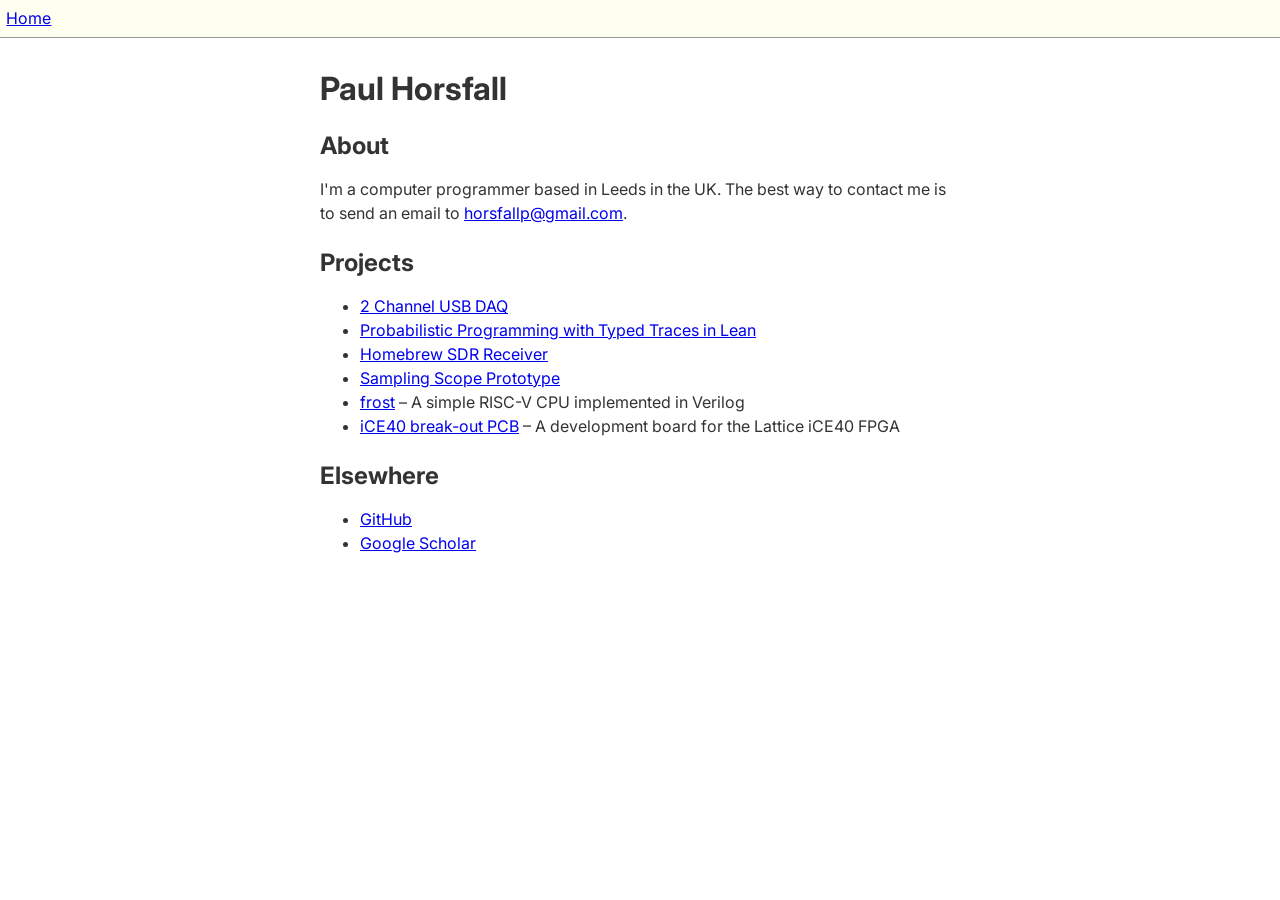
<file: index.html>
<!DOCTYPE html PUBLIC "-//W3C//DTD XHTML 1.0 Strict//EN"
"http://www.w3.org/TR/xhtml1/DTD/xhtml1-strict.dtd">
<html xmlns="http://www.w3.org/1999/xhtml" lang="en" xml:lang="en">
<head>
<!-- 2026-07-24 Fri 21:01 -->
<meta http-equiv="Content-Type" content="text/html;charset=utf-8" />
<meta name="viewport" content="width=device-width, initial-scale=1" />
<title>Paul Horsfall</title>
<meta name="generator" content="Org Mode" />

<link rel="preconnect" href="https://fonts.googleapis.com">
<link rel="preconnect" href="https://fonts.gstatic.com" crossorigin>
<link href="https://fonts.googleapis.com/css2?family=Inter:opsz@14..32&display=swap" rel="stylesheet">
<link rel="stylesheet" href="/css/sp.css" type="text/css" />
<script>var clicky_site_ids = clicky_site_ids || []; clicky_site_ids.push(101275299);</script>
<script async src="//static.getclicky.com/js"></script>
</head>
<body>
<div id="preamble" class="status">
<a href="/">Home</a>
</div>
<div id="content" class="content">
<h1 class="title">Paul Horsfall</h1>
<div id="outline-container-org8dc4351" class="outline-2">
<h2 id="org8dc4351">About</h2>
<div class="outline-text-2" id="text-org8dc4351">
<p>
I'm a computer programmer based in Leeds in the UK. The best way to
contact me is to send an email to <a href="mailto:horsfallp@gmail.com">horsfallp@gmail.com</a>.
</p>
</div>
</div>
<div id="outline-container-org25161eb" class="outline-2">
<h2 id="org25161eb">Projects</h2>
<div class="outline-text-2" id="text-org25161eb">
<ul class="org-ul">
<li><a href="https://hackaday.io/project/205608-2-channel-usb-daq">2 Channel USB DAQ</a></li>
<li><a href="https://paulhorsfall.co.uk/articles/typed-traces-lean.html">Probabilistic Programming with Typed Traces in Lean</a></li>
<li><a href="https://hackaday.io/project/196636-homebrew-sdr-receiver">Homebrew SDR Receiver</a></li>
<li><a href="articles/scope.html">Sampling Scope Prototype</a></li>
<li><a href="https://github.com/null-a/frost">frost</a> &#x2013; A simple RISC-V CPU implemented in Verilog</li>
<li><a href="https://github.com/null-a/ice40-breakout-pcb">iCE40 break-out PCB</a> &#x2013; A development board for the Lattice iCE40 FPGA</li>
</ul>
</div>
</div>
<div id="outline-container-org4012b3e" class="outline-2">
<h2 id="org4012b3e">Elsewhere</h2>
<div class="outline-text-2" id="text-org4012b3e">
<ul class="org-ul">
<li><a href="https://github.com/null-a">GitHub</a></li>
<li><a href="https://scholar.google.com/citations?user=VjlM35EAAAAJ">Google Scholar</a></li>
</ul>
</div>
</div>
</div>
</body>
</html>
</file>
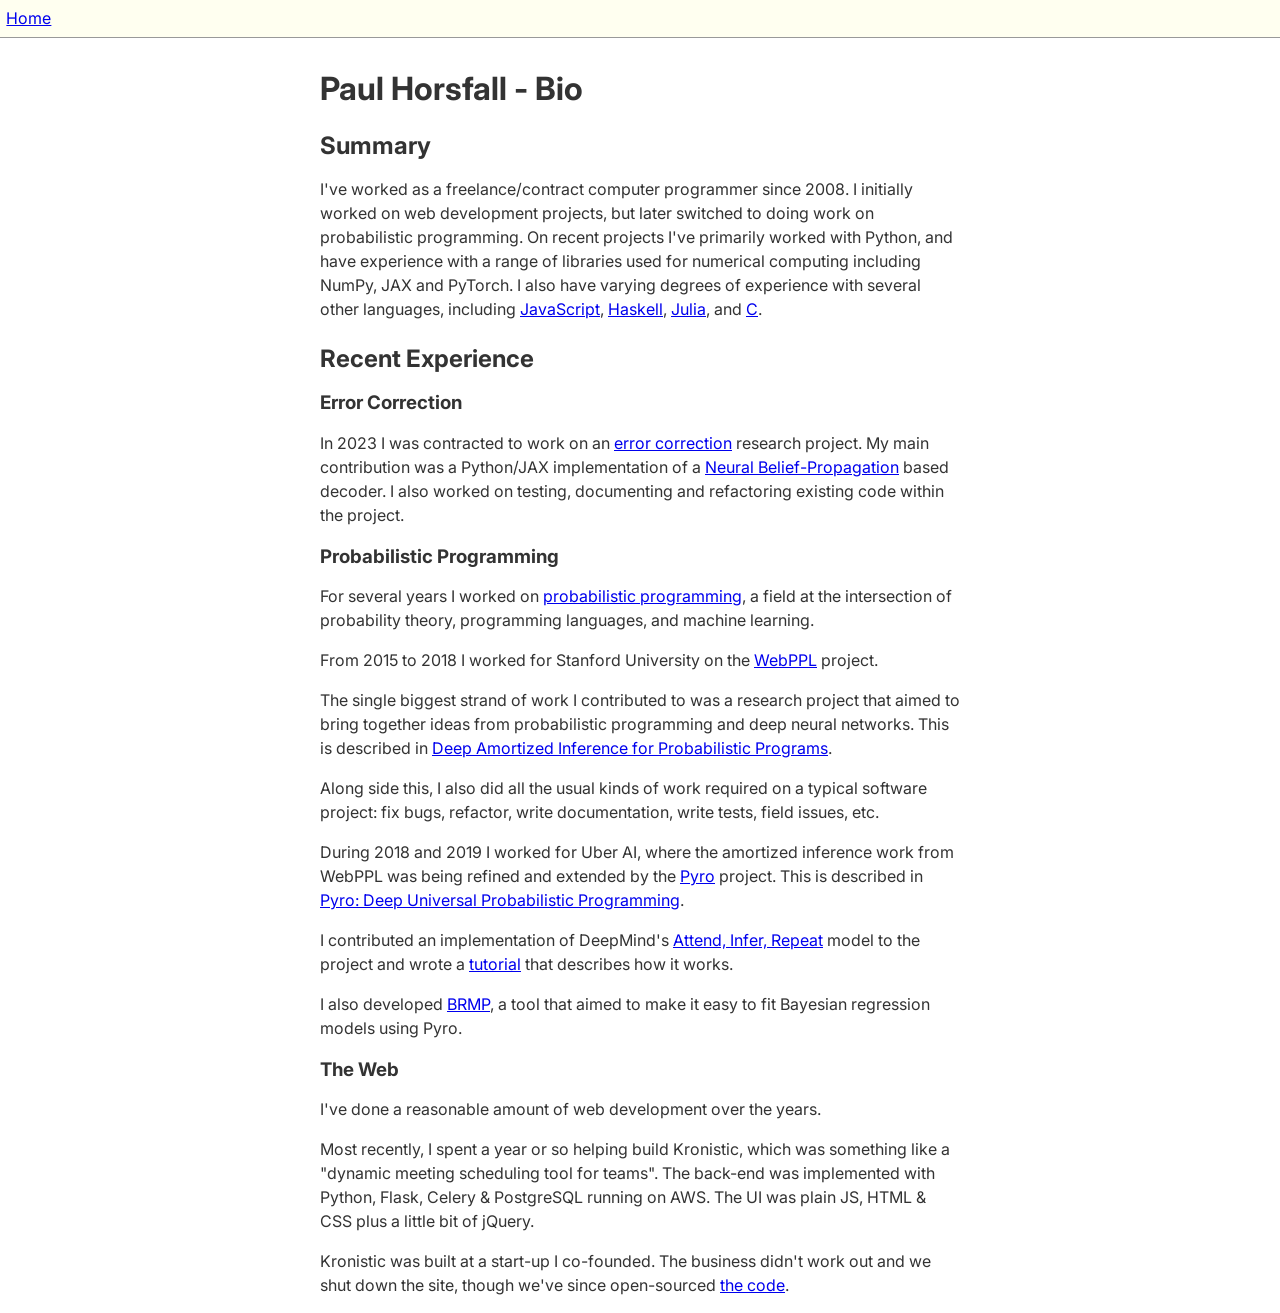
<file: bio.html>
<!DOCTYPE html PUBLIC "-//W3C//DTD XHTML 1.0 Strict//EN"
"http://www.w3.org/TR/xhtml1/DTD/xhtml1-strict.dtd">
<html xmlns="http://www.w3.org/1999/xhtml" lang="en" xml:lang="en">
<head>
<!-- 2026-02-15 Sun 15:56 -->
<meta http-equiv="Content-Type" content="text/html;charset=utf-8" />
<meta name="viewport" content="width=device-width, initial-scale=1" />
<title>Paul Horsfall - Bio</title>
<meta name="generator" content="Org Mode" />

<link rel="preconnect" href="https://fonts.googleapis.com">
<link rel="preconnect" href="https://fonts.gstatic.com" crossorigin>
<link href="https://fonts.googleapis.com/css2?family=Inter:opsz@14..32&display=swap" rel="stylesheet">
<link rel="stylesheet" href="/css/sp.css" type="text/css" />
<script>var clicky_site_ids = clicky_site_ids || []; clicky_site_ids.push(101275299);</script>
<script async src="//static.getclicky.com/js"></script>
</head>
<body>
<div id="preamble" class="status">
<a href="/">Home</a>
</div>
<div id="content" class="content">
<h1 class="title">Paul Horsfall - Bio</h1>
<div id="outline-container-orgf1583fc" class="outline-2">
<h2 id="orgf1583fc">Summary</h2>
<div class="outline-text-2" id="text-orgf1583fc">
<p>
I've worked as a freelance/contract computer programmer since 2008. I
initially worked on web development projects, but later switched to
doing work on probabilistic programming. On recent projects I've
primarily worked with Python, and have experience with a range of
libraries used for numerical computing including NumPy, JAX and
PyTorch. I also have varying degrees of experience with several other
languages, including <a href="https://github.com/probmods/webppl">JavaScript</a>, <a href="https://github.com/null-a/tyche">Haskell</a>, <a href="https://github.com/null-a/Stochy.jl">Julia</a>, and <a href="https://github.com/null-a/frost/tree/main/system/firmware">C</a>.
</p>
</div>
</div>
<div id="outline-container-org80d20c1" class="outline-2">
<h2 id="org80d20c1">Recent Experience</h2>
<div class="outline-text-2" id="text-org80d20c1">
</div>
<div id="outline-container-orgb66423a" class="outline-3">
<h3 id="orgb66423a">Error Correction</h3>
<div class="outline-text-3" id="text-orgb66423a">
<p>
In 2023 I was contracted to work on an <a href="https://en.wikipedia.org/wiki/Low-density_parity-check_code">error correction</a> research
project. My main contribution was a Python/JAX implementation of a
<a href="https://arxiv.org/abs/1607.04793">Neural Belief-Propagation</a> based decoder. I also worked on testing,
documenting and refactoring existing code within the project.
</p>
</div>
</div>
<div id="outline-container-org28c1034" class="outline-3">
<h3 id="org28c1034">Probabilistic Programming</h3>
<div class="outline-text-3" id="text-org28c1034">
<p>
For several years I worked on <a href="https://en.wikipedia.org/wiki/Probabilistic_programming">probabilistic programming</a>, a field at
the intersection of probability theory, programming languages, and
machine learning.
</p>

<p>
From 2015 to 2018 I worked for Stanford University on the <a href="http://webppl.org/">WebPPL</a>
project.
</p>

<p>
The single biggest strand of work I contributed to was a research
project that aimed to bring together ideas from probabilistic
programming and deep neural networks. This is described in <a href="https://arxiv.org/abs/1610.05735">Deep
Amortized Inference for Probabilistic Programs</a>.
</p>

<p>
Along side this, I also did all the usual kinds of work required on a
typical software project: fix bugs, refactor, write documentation,
write tests, field issues, etc.
</p>

<p>
During 2018 and 2019 I worked for Uber AI, where the amortized
inference work from WebPPL was being refined and extended by the <a href="https://pyro.ai/">Pyro</a>
project. This is described in <a href="https://jmlr.csail.mit.edu/papers/v20/18-403.html">Pyro: Deep Universal Probabilistic
Programming</a>.
</p>

<p>
I contributed an implementation of DeepMind's <a href="https://arxiv.org/abs/1603.08575">Attend, Infer, Repeat</a>
model to the project and wrote a <a href="https://pyro.ai/examples/air.html">tutorial</a> that describes how it works.
</p>

<p>
I also developed <a href="https://github.com/pyro-ppl/brmp#readme">BRMP</a>, a tool that aimed to make it easy to fit
Bayesian regression models using Pyro.
</p>
</div>
</div>
<div id="outline-container-org79f5596" class="outline-3">
<h3 id="org79f5596">The Web</h3>
<div class="outline-text-3" id="text-org79f5596">
<p>
I've done a reasonable amount of web development over the years.
</p>

<p>
Most recently, I spent a year or so helping build Kronistic, which was
something like a "dynamic meeting scheduling tool for teams". The
back-end was implemented with Python, Flask, Celery &amp; PostgreSQL
running on AWS. The UI was plain JS, HTML &amp; CSS plus a little bit of
jQuery.
</p>

<p>
Kronistic was built at a start-up I co-founded. The business didn't
work out and we shut down the site, though we've since open-sourced
<a href="https://github.com/kronistic/kronistic">the code</a>.
</p>
</div>
</div>
</div>
</div>
</body>
</html>
</file>
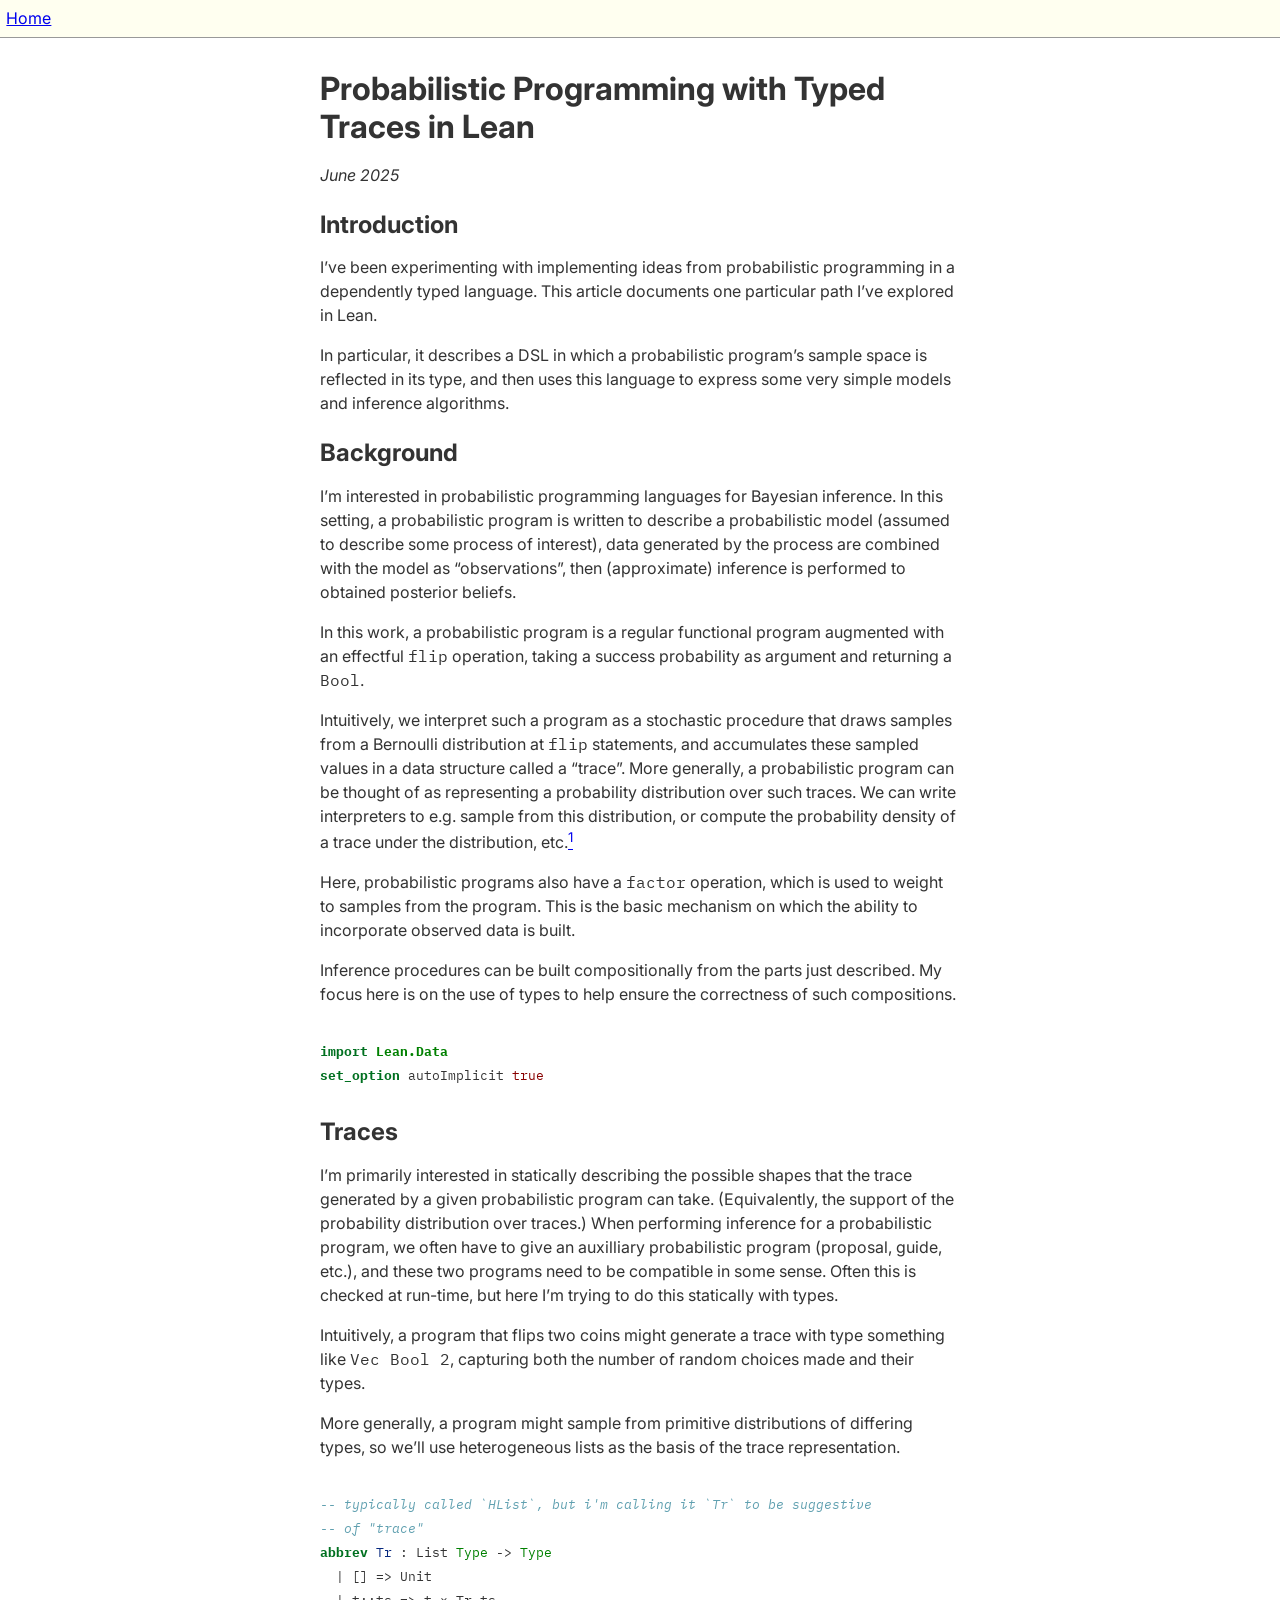
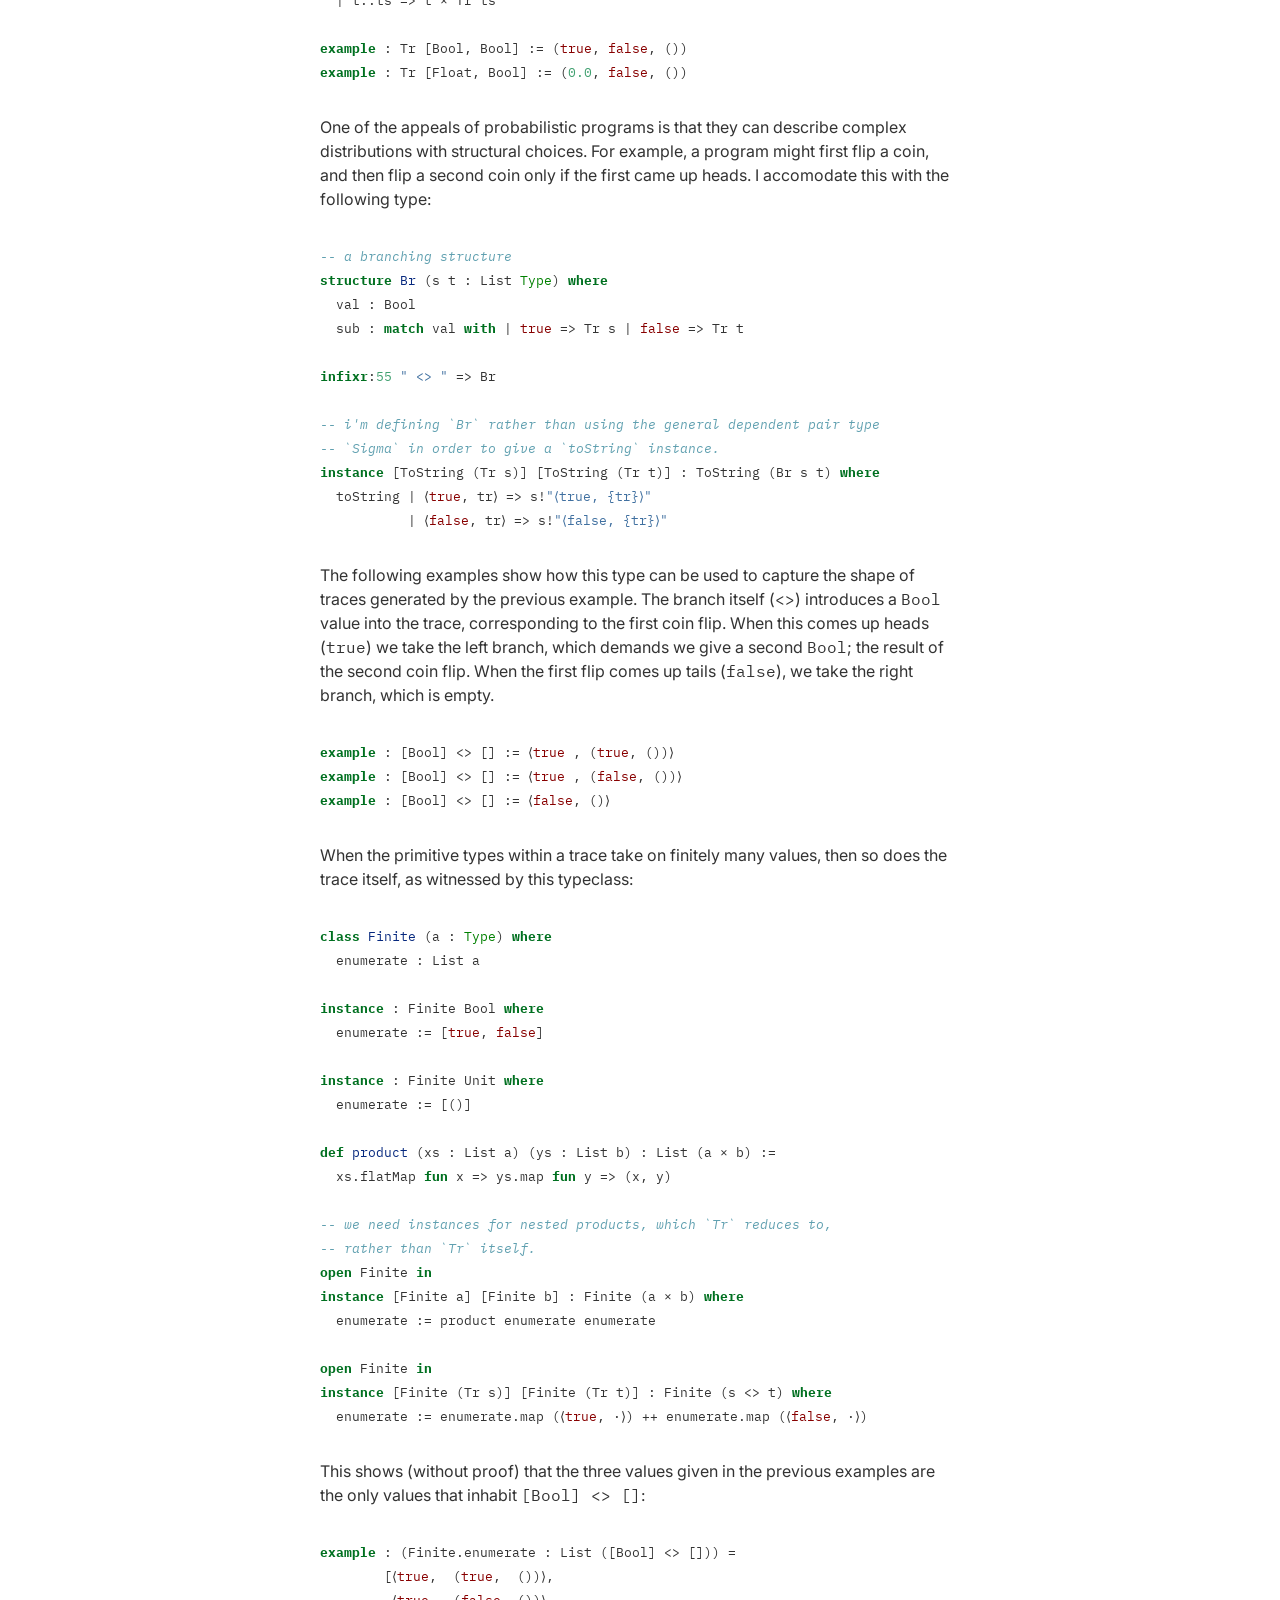
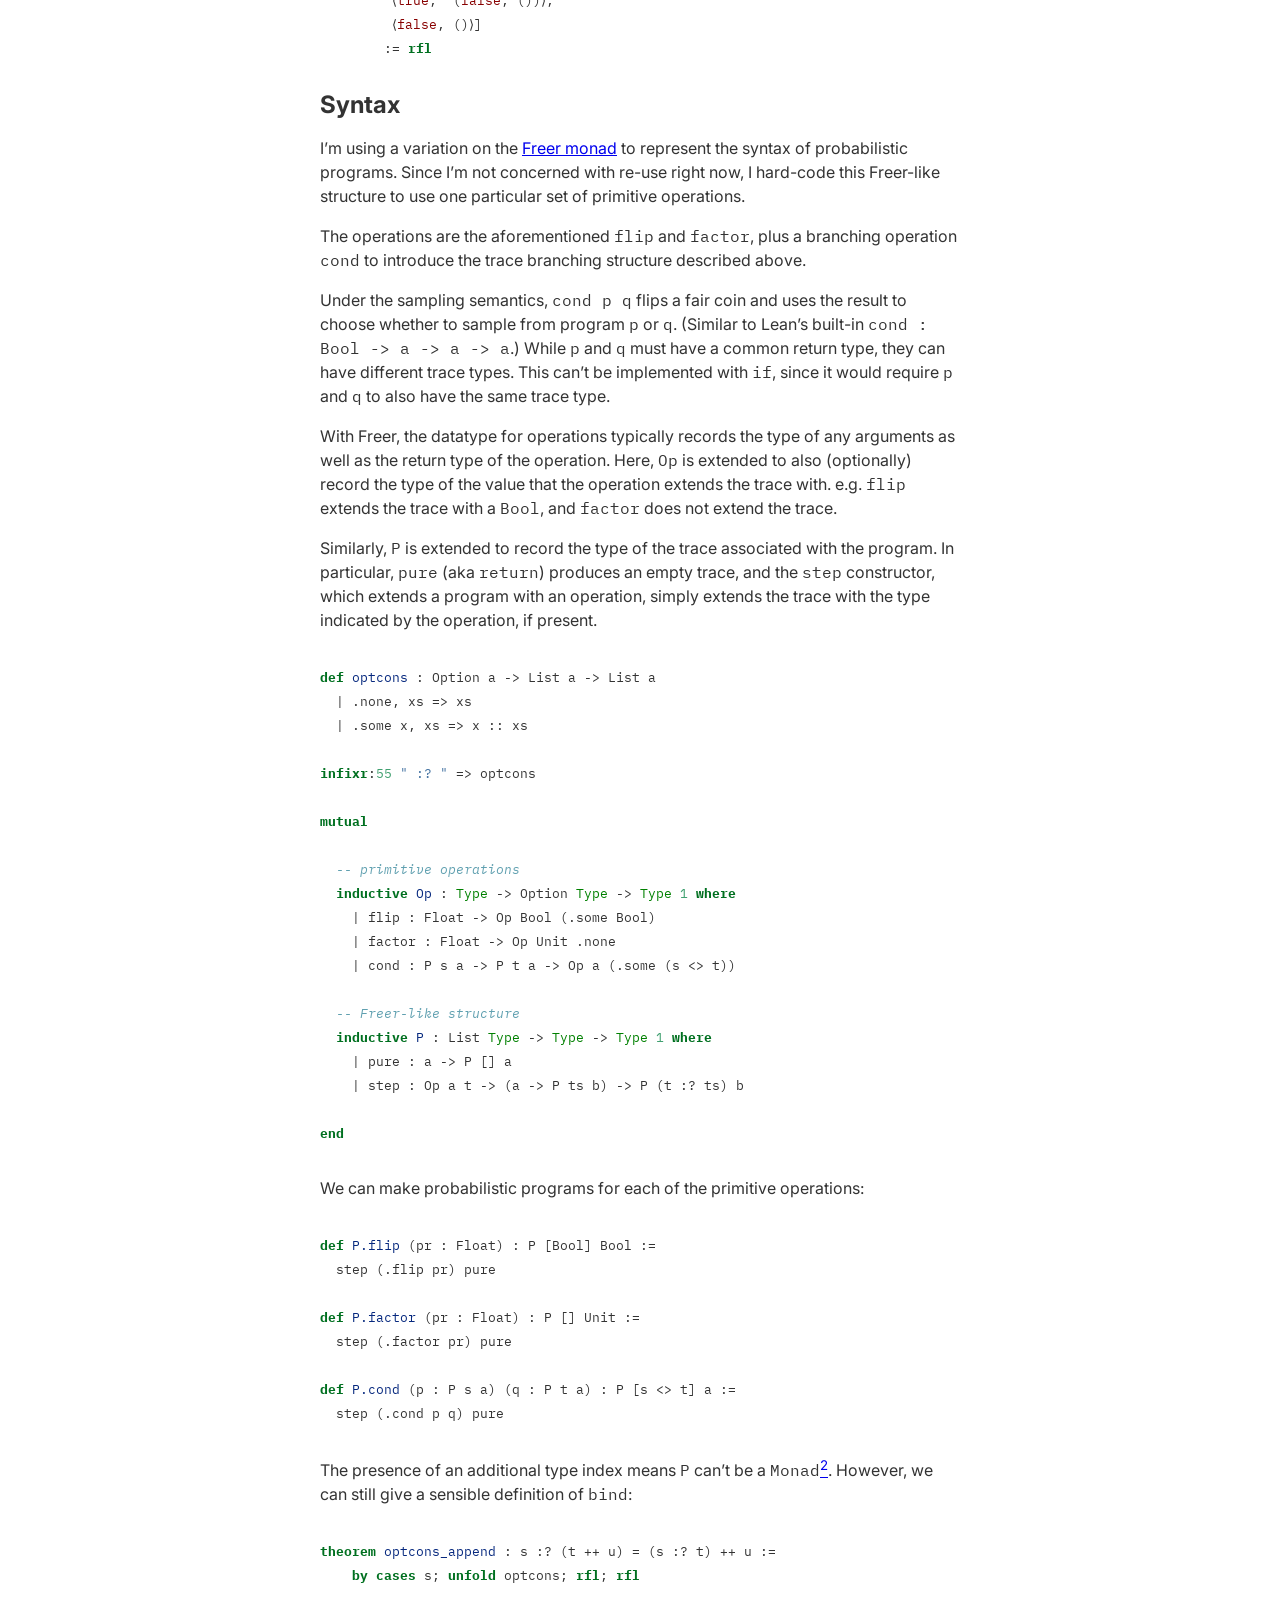
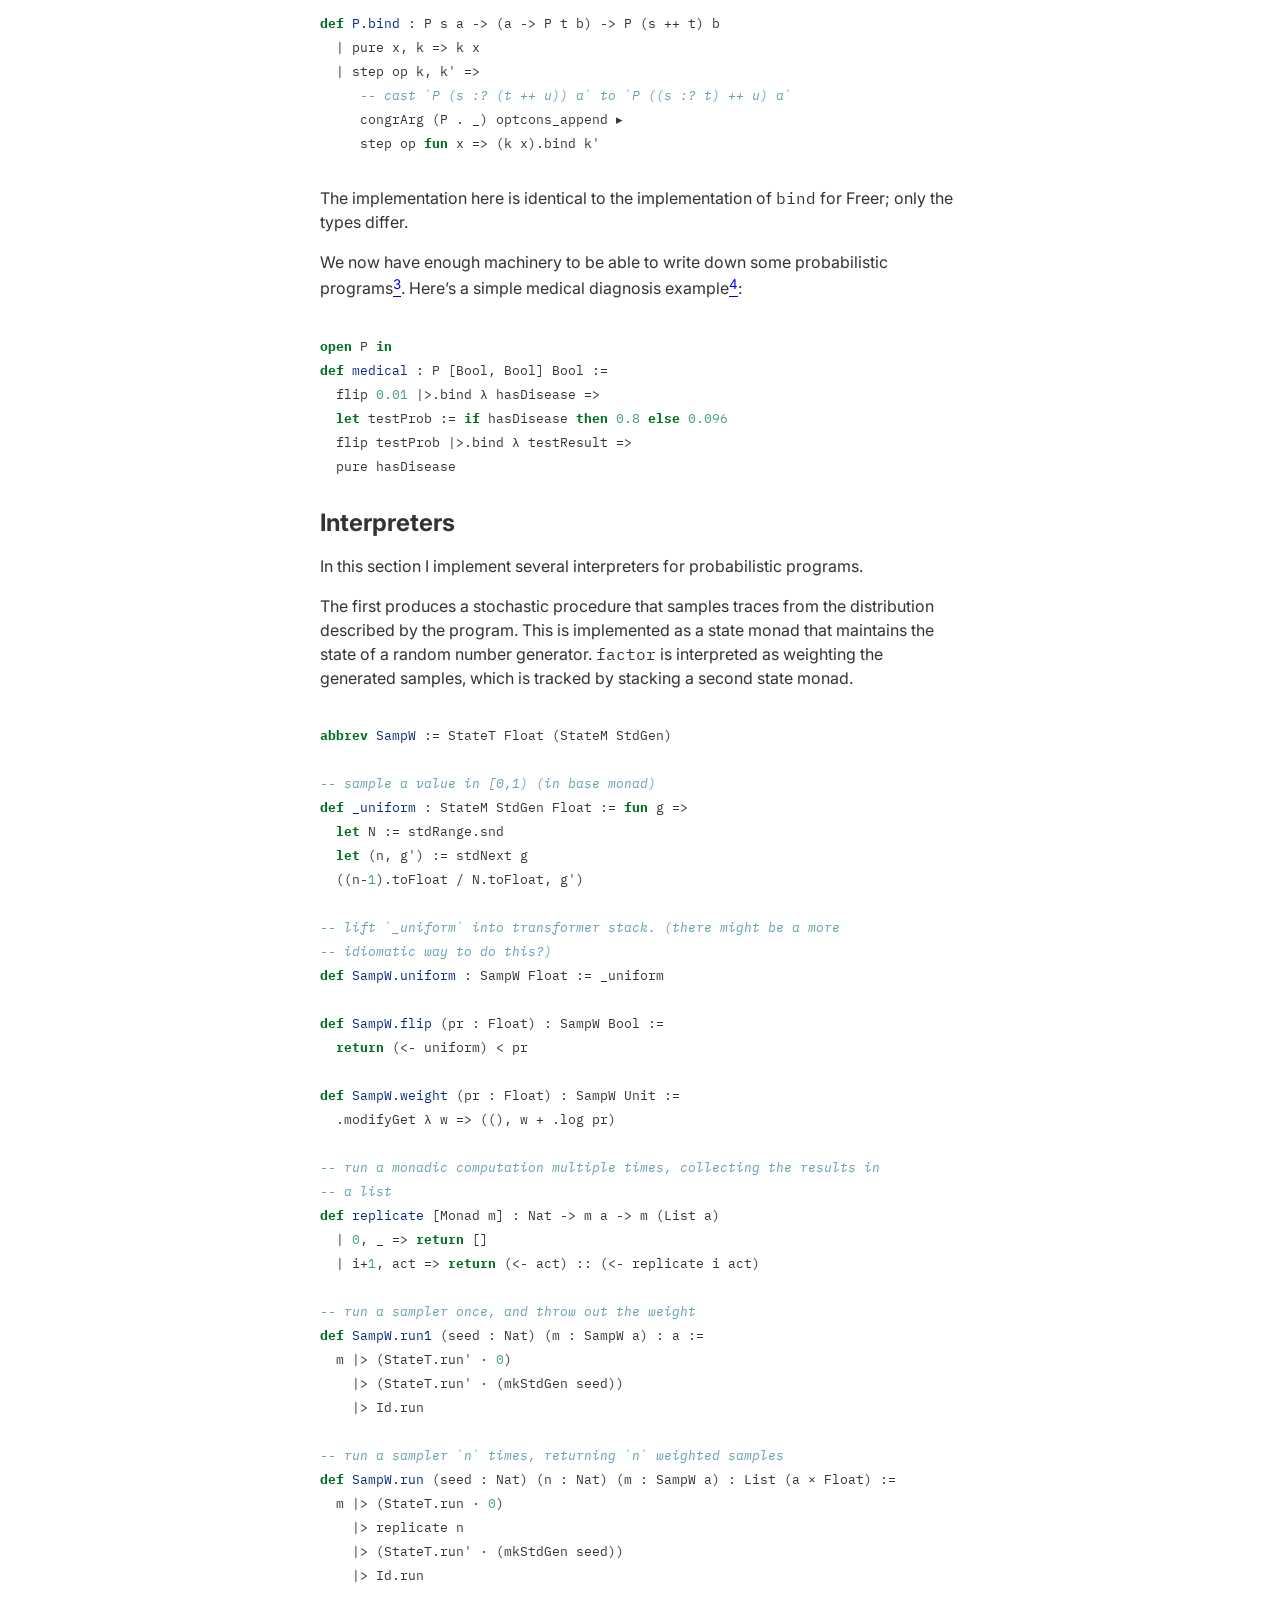
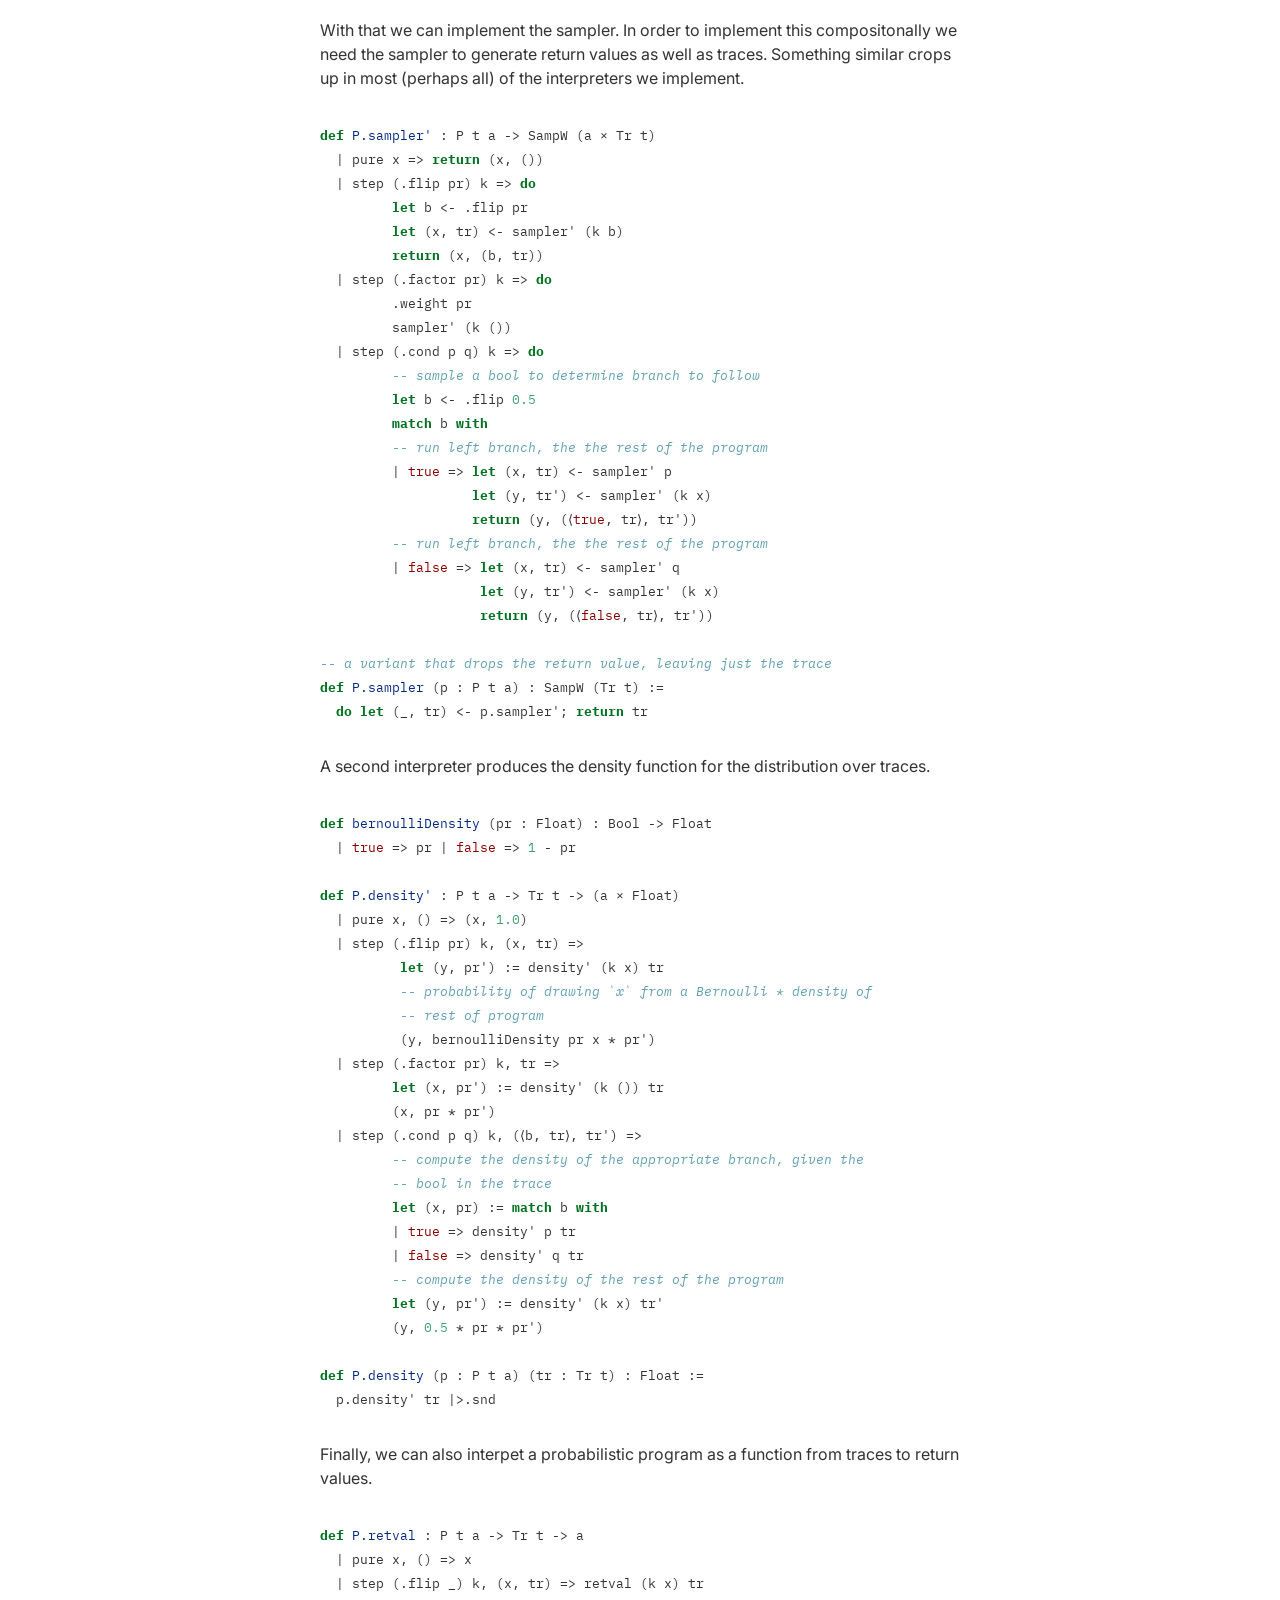
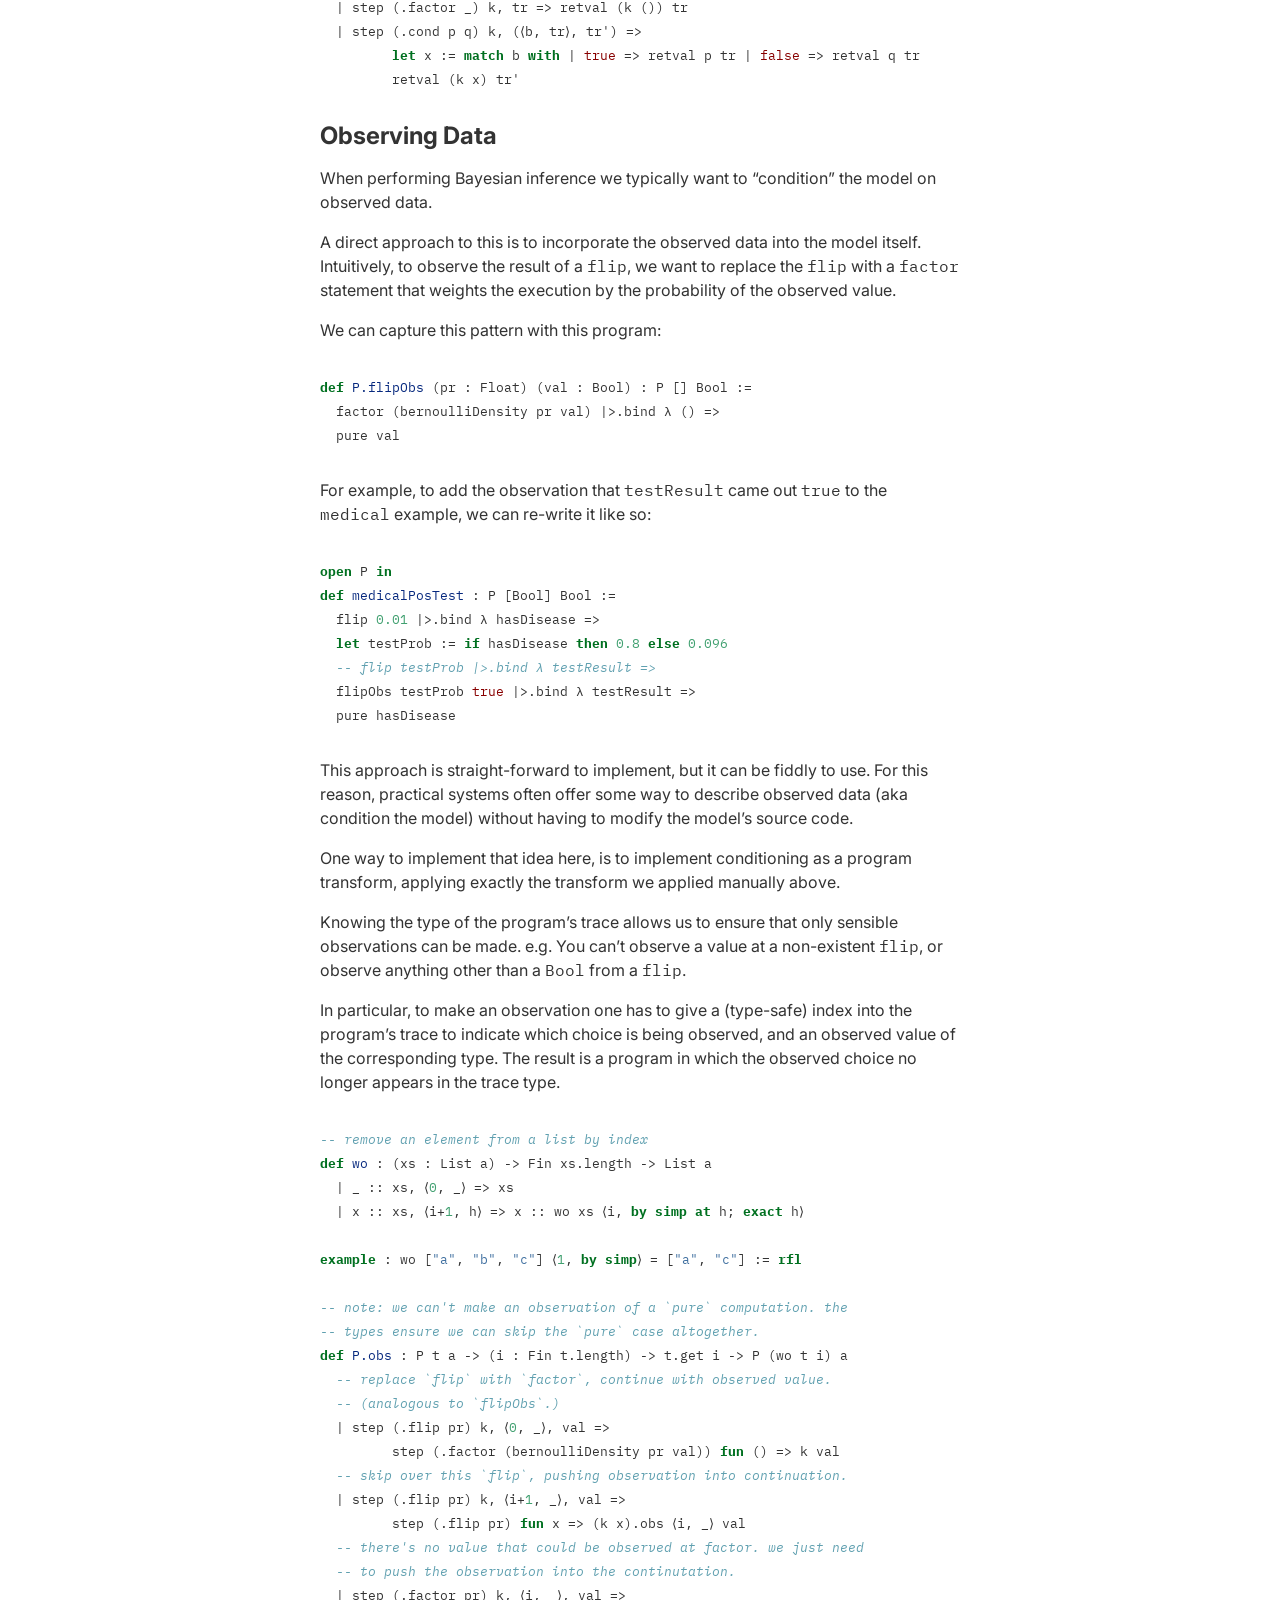
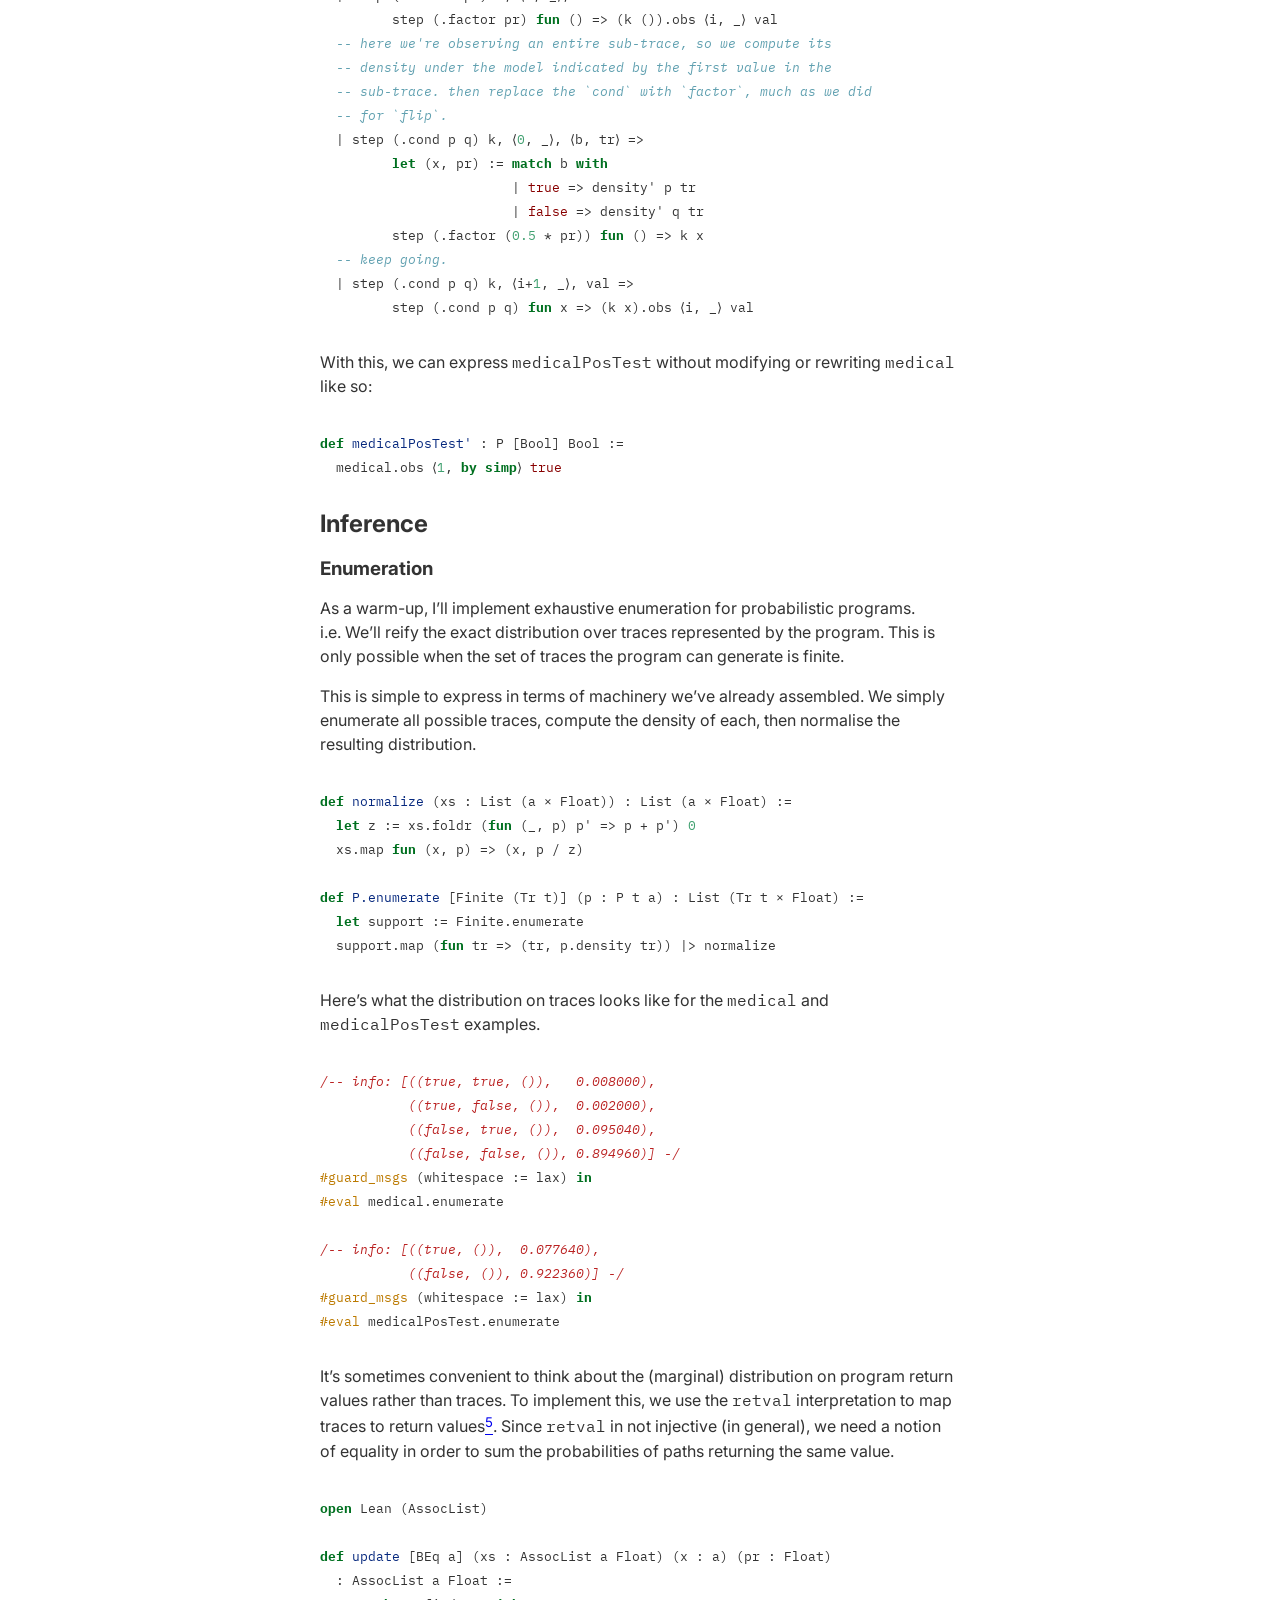
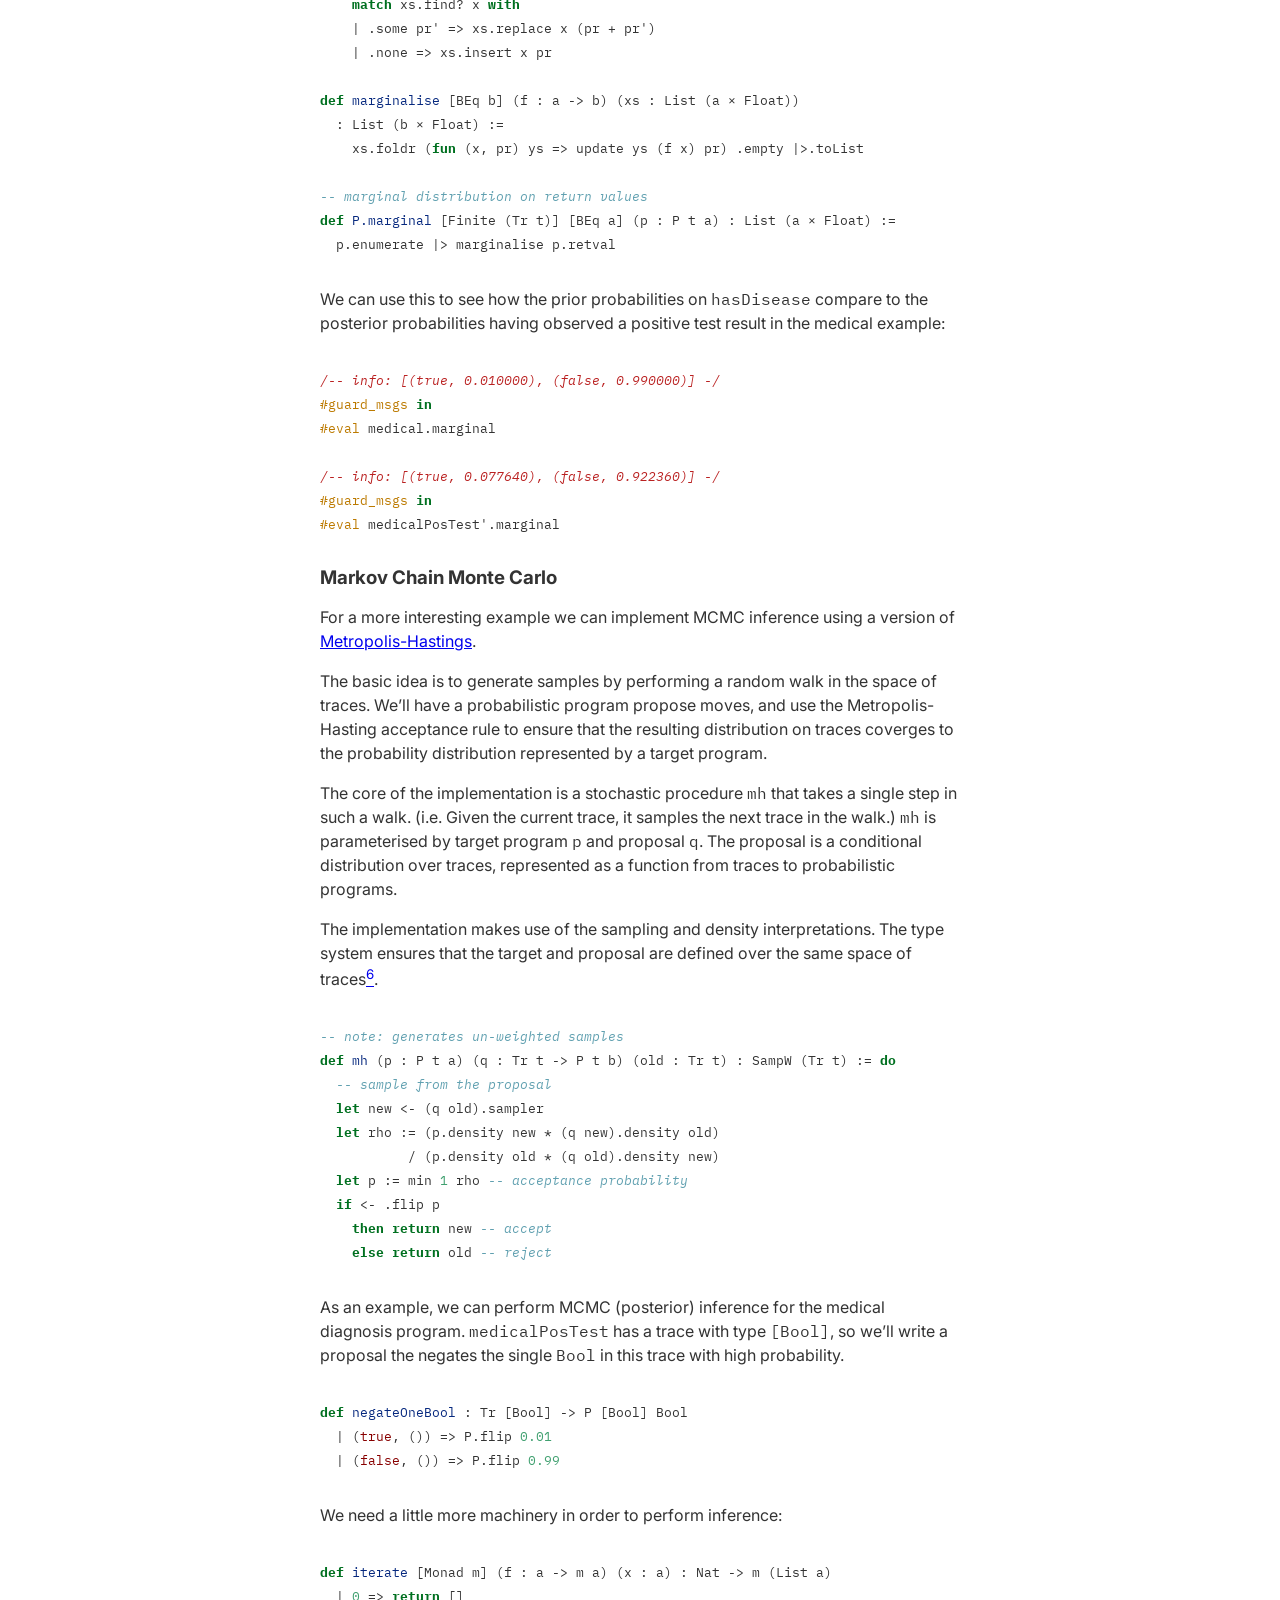
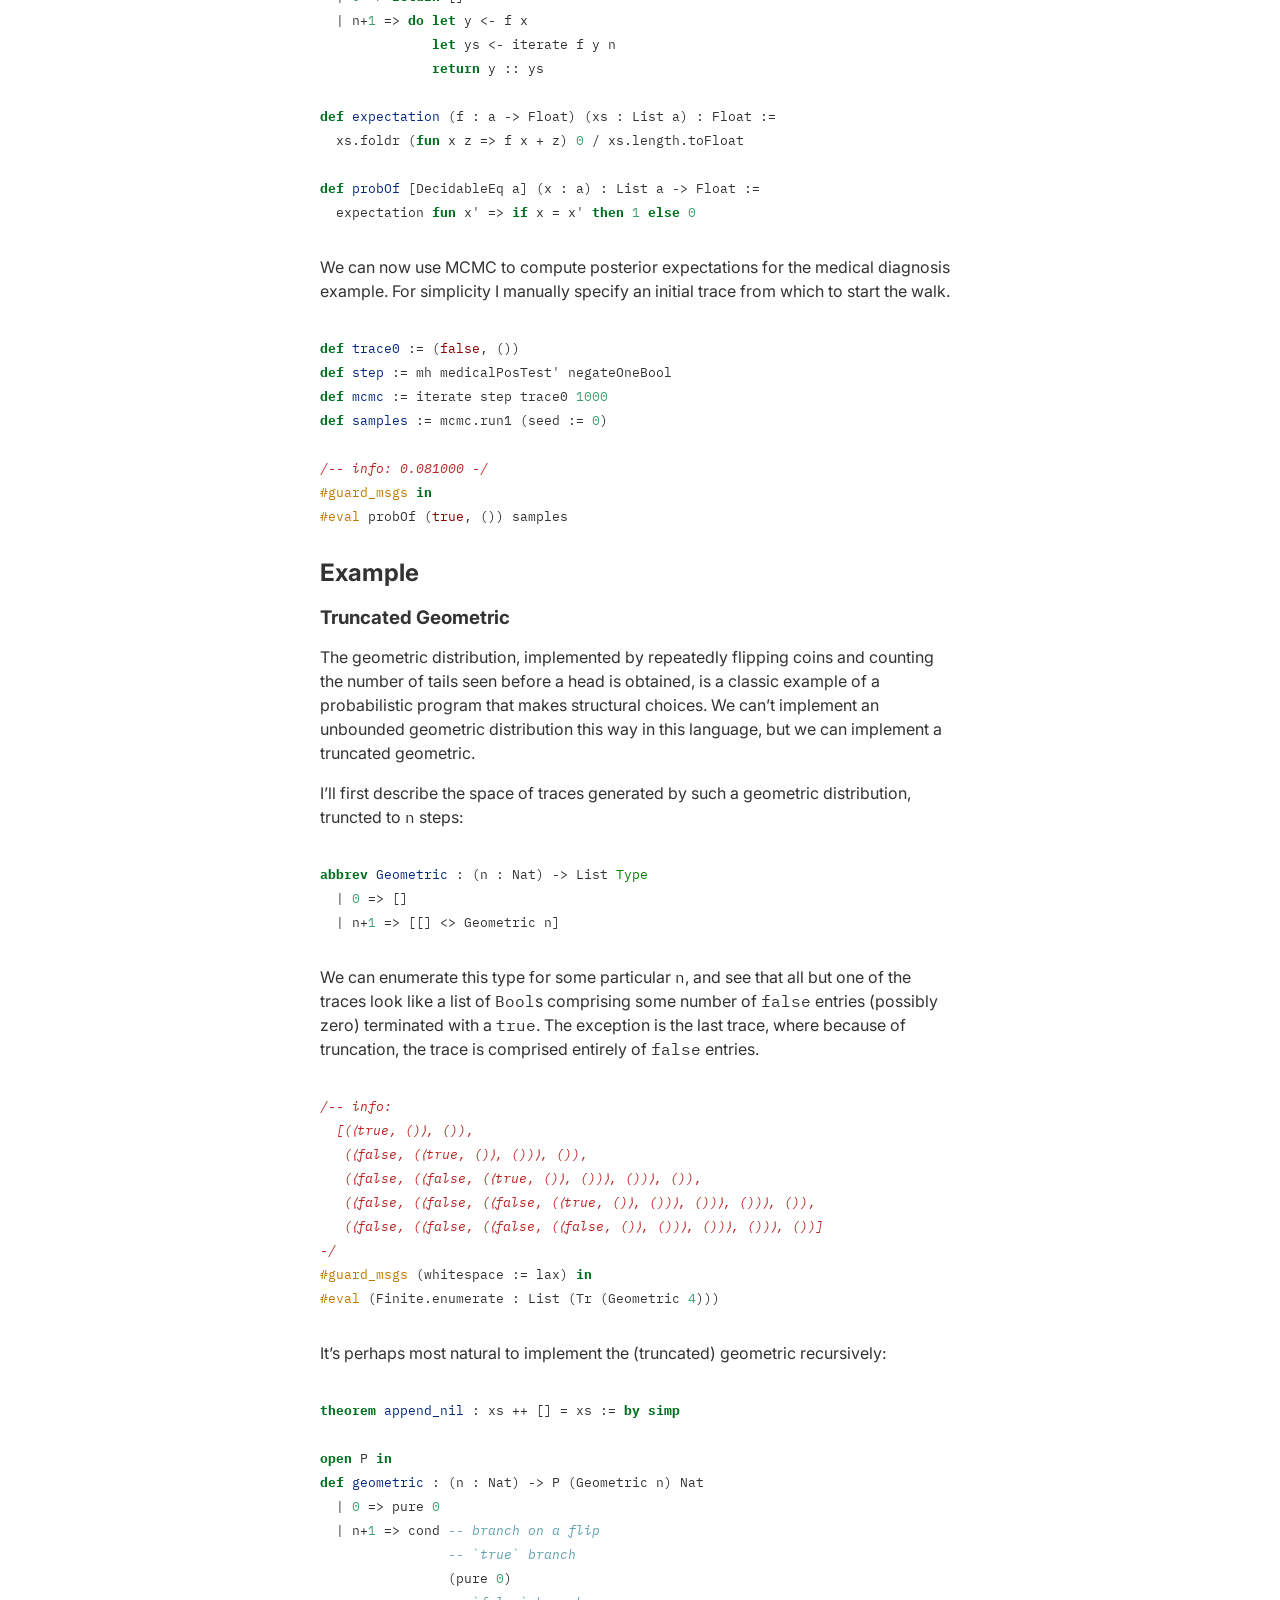
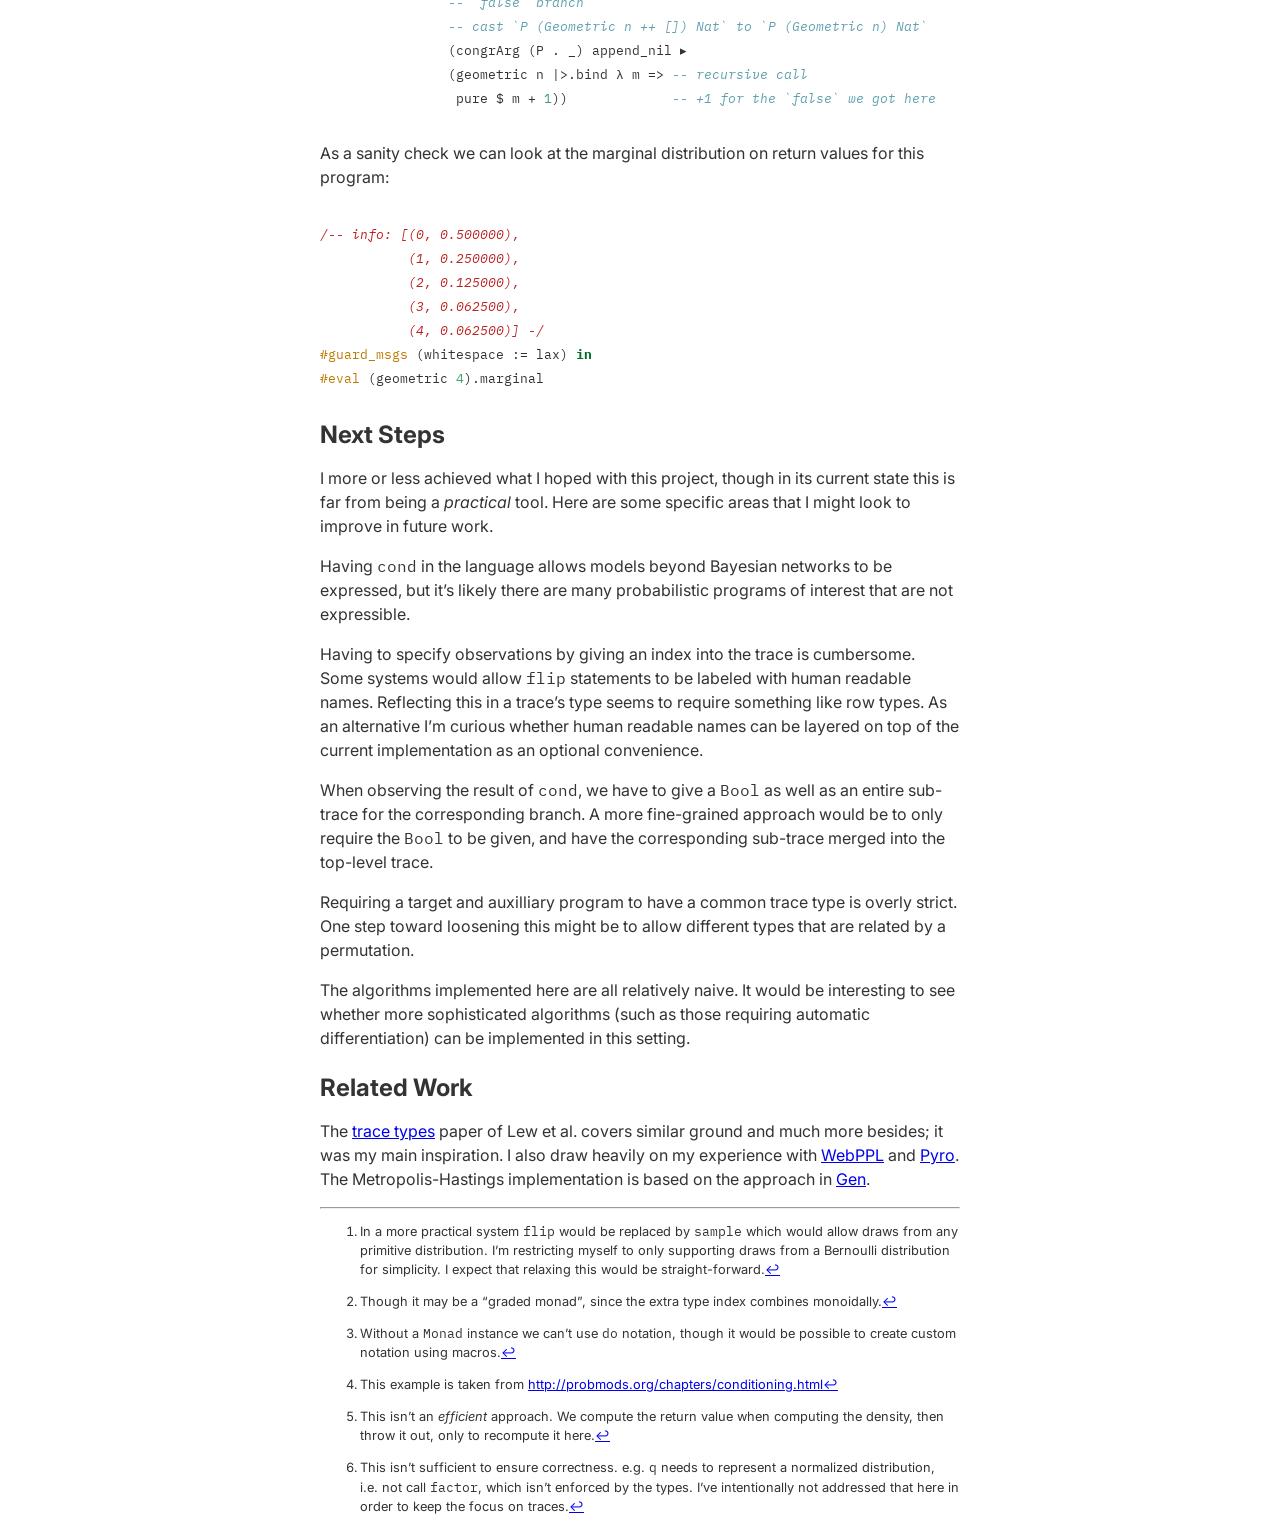
<file: articles/typed-traces-lean.html>
<!DOCTYPE html>
<html xmlns="http://www.w3.org/1999/xhtml" lang xml:lang>
<head>
  <meta charset="utf-8" />
  <meta name="generator" content="pandoc" />
  <meta name="viewport" content="width=device-width, initial-scale=1.0, user-scalable=yes" />
  <title>Probabilistic Programming with Typed Traces in Lean</title>
  <style>
code{white-space: pre-wrap;}
span.smallcaps{font-variant: small-caps;}
div.columns{display: flex; gap: min(4vw, 1.5em);}
div.column{flex: auto; overflow-x: auto;}
div.hanging-indent{margin-left: 1.5em; text-indent: -1.5em;}

ul.task-list[class]{list-style: none;}
ul.task-list li input[type="checkbox"] {
font-size: inherit;
width: 0.8em;
margin: 0 0.8em 0.2em -1.6em;
vertical-align: middle;
}
.display.math{display: block; text-align: center; margin: 0.5rem auto;}

html { -webkit-text-size-adjust: 100%; }
pre > code.sourceCode { white-space: pre; position: relative; }
pre > code.sourceCode > span { display: inline-block; line-height: 1.25; }
pre > code.sourceCode > span:empty { height: 1.2em; }
.sourceCode { overflow: visible; }
code.sourceCode > span { color: inherit; text-decoration: inherit; }
div.sourceCode { margin: 1em 0; }
pre.sourceCode { margin: 0; }
@media screen {
div.sourceCode { overflow: auto; }
}
@media print {
pre > code.sourceCode { white-space: pre-wrap; }
pre > code.sourceCode > span { text-indent: -5em; padding-left: 5em; }
}
pre.numberSource code
{ counter-reset: source-line 0; }
pre.numberSource code > span
{ position: relative; left: -4em; counter-increment: source-line; }
pre.numberSource code > span > a:first-child::before
{ content: counter(source-line);
position: relative; left: -1em; text-align: right; vertical-align: baseline;
border: none; display: inline-block;
-webkit-touch-callout: none; -webkit-user-select: none;
-khtml-user-select: none; -moz-user-select: none;
-ms-user-select: none; user-select: none;
padding: 0 4px; width: 4em;
color: #aaaaaa;
}
pre.numberSource { margin-left: 3em; border-left: 1px solid #aaaaaa; padding-left: 4px; }
div.sourceCode
{ }
@media screen {
pre > code.sourceCode > span > a:first-child::before { text-decoration: underline; }
}
code span.al { color: #ff0000; font-weight: bold; }
code span.an { color: #60a0b0; font-weight: bold; font-style: italic; }
code span.at { color: #7d9029; }
code span.bn { color: #40a070; }
code span.bu { color: #008000; }
code span.cf { color: #007020; font-weight: bold; }
code span.ch { color: #4070a0; }
code span.cn { color: #880000; }
code span.co { color: #60a0b0; font-style: italic; }
code span.cv { color: #60a0b0; font-weight: bold; font-style: italic; }
code span.do { color: #ba2121; font-style: italic; }
code span.dt { color: #902000; }
code span.dv { color: #40a070; }
code span.er { color: #ff0000; font-weight: bold; }
code span.ex { }
code span.fl { color: #40a070; }
code span.fu { color: #06287e; }
code span.im { color: #008000; font-weight: bold; }
code span.in { color: #60a0b0; font-weight: bold; font-style: italic; }
code span.kw { color: #007020; font-weight: bold; }
code span.op { color: #666666; }
code span.ot { color: #007020; }
code span.pp { color: #bc7a00; }
code span.sc { color: #4070a0; }
code span.ss { color: #bb6688; }
code span.st { color: #4070a0; }
code span.va { color: #19177c; }
code span.vs { color: #4070a0; }
code span.wa { color: #60a0b0; font-weight: bold; font-style: italic; }
</style>
<link rel="preconnect" href="https://fonts.googleapis.com">
<link rel="preconnect" href="https://fonts.gstatic.com" crossorigin>
<link href="https://fonts.googleapis.com/css2?family=Inter:opsz@14..32&display=swap" rel="stylesheet">
<link href="https://fonts.googleapis.com/css2?family=IBM+Plex+Mono&display=swap" rel="stylesheet">
  <style type="text/css">body {
color: #333;
font-family: Inter, helvetica, arial, sans-serif;
line-height: 1.5;
margin: 0;
padding: 0;
}
h1, h2, h3, h4, h5, h6 {
margin: 1em 0 0.5em 0;
line-height: 1.2;
}
a:link {
color: #00e;
}
a:visited {
color: #518;
}
a:focus, a:hover {
color: #00e;
}
a:active {
color: #e00;
}
h1 a:empty:before, h2 a:empty:before, h3 a:empty:before,
h4 a:empty:before, h5 a:empty:before, h6 a:empty:before {
content: "#";
}
h1 a:empty, h2 a:empty, h3 a:empty, h4 a:empty, h5 a:empty, h6 a:empty {
visibility: hidden;
padding-left: 0.25em;
}
h1:hover a:empty, h2:hover a:empty, h3:hover a:empty,
h4:hover a:empty, h5:hover a:empty, h6:hover a:empty {
visibility: visible;
}
code, pre {
font-family: "IBM Plex Mono", monospace;
}
div.sourceCode { margin: 2em 0; }
code.sourceCode { font-size: 0.8em; }
.footnotes {
font-size: 0.8em;
}
#preamble { margin: 0; padding: 0.4em; border-bottom: 1px solid #999; background-color: ivory; }
#content { margin: 0 auto; padding: 0 1em; max-width: 40em; }
</style>
<script>var clicky_site_ids = clicky_site_ids || []; clicky_site_ids.push(101275299);</script>
<script async src="//static.getclicky.com/js"></script>
</head>
<body>
<div id="preamble" class="status">
<a href="/">Home</a>
</div>
<div id="content" class="content">
<h1 class="title">Probabilistic Programming with Typed Traces in
Lean</h1>
<p><i>June 2025</i></p>
<h2 id="introduction">Introduction</h2>
<p>I’ve been experimenting with implementing ideas from probabilistic
programming in a dependently typed language. This article documents one
particular path I’ve explored in Lean.</p>
<p>In particular, it describes a DSL in which a probabilistic program’s
sample space is reflected in its type, and then uses this language to
express some very simple models and inference algorithms.</p>
<h2 id="background">Background</h2>
<p>I’m interested in probabilistic programming languages for Bayesian
inference. In this setting, a probabilistic program is written to
describe a probabilistic model (assumed to describe some process of
interest), data generated by the process are combined with the model as
“observations”, then (approximate) inference is performed to obtained
posterior beliefs.</p>
<p>In this work, a probabilistic program is a regular functional program
augmented with an effectful <code>flip</code> operation, taking a
success probability as argument and returning a <code>Bool</code>.</p>
<p>Intuitively, we interpret such a program as a stochastic procedure
that draws samples from a Bernoulli distribution at <code>flip</code>
statements, and accumulates these sampled values in a data structure
called a “trace”. More generally, a probabilistic program can be thought
of as representing a probability distribution over such traces. We can
write interpreters to e.g. sample from this distribution, or compute the
probability density of a trace under the distribution, etc.<a href="#fn1" class="footnote-ref" id="fnref1" role="doc-noteref"><sup>1</sup></a></p>
<p>Here, probabilistic programs also have a <code>factor</code>
operation, which is used to weight to samples from the program. This is
the basic mechanism on which the ability to incorporate observed data is
built.</p>
<p>Inference procedures can be built compositionally from the parts just
described. My focus here is on the use of types to help ensure the
correctness of such compositions.</p>
<div class="sourceCode" id="cb1"><pre class="sourceCode lean"><code class="sourceCode lean"><span id="cb1-1"><a href="#cb1-1" aria-hidden="true" tabindex="-1"></a><span class="kw">import</span><span class="im"> Lean.Data</span></span>
<span id="cb1-2"><a href="#cb1-2" aria-hidden="true" tabindex="-1"></a><span class="kw">set_option</span> autoImplicit <span class="cn">true</span></span></code></pre></div>
<h2 id="traces">Traces</h2>
<p>I’m primarily interested in statically describing the possible shapes
that the trace generated by a given probabilistic program can take.
(Equivalently, the support of the probability distribution over traces.)
When performing inference for a probabilistic program, we often have to
give an auxilliary probabilistic program (proposal, guide, etc.), and
these two programs need to be compatible in some sense. Often this is
checked at run-time, but here I’m trying to do this statically with
types.</p>
<p>Intuitively, a program that flips two coins might generate a trace
with type something like <code>Vec Bool 2</code>, capturing both the
number of random choices made and their types.</p>
<p>More generally, a program might sample from primitive distributions
of differing types, so we’ll use heterogeneous lists as the basis of the
trace representation.</p>
<div class="sourceCode" id="cb2"><pre class="sourceCode lean"><code class="sourceCode lean"><span id="cb2-1"><a href="#cb2-1" aria-hidden="true" tabindex="-1"></a><span class="co">-- typically called `HList`, but i&#39;m calling it `Tr` to be suggestive</span></span>
<span id="cb2-2"><a href="#cb2-2" aria-hidden="true" tabindex="-1"></a><span class="co">-- of &quot;trace&quot;</span></span>
<span id="cb2-3"><a href="#cb2-3" aria-hidden="true" tabindex="-1"></a><span class="kw">abbrev</span><span class="fu"> Tr </span>: List <span class="bu">Type</span> -&gt; <span class="bu">Type</span></span>
<span id="cb2-4"><a href="#cb2-4" aria-hidden="true" tabindex="-1"></a>  | [] =&gt; Unit</span>
<span id="cb2-5"><a href="#cb2-5" aria-hidden="true" tabindex="-1"></a>  | t::ts =&gt; t × Tr ts</span>
<span id="cb2-6"><a href="#cb2-6" aria-hidden="true" tabindex="-1"></a></span>
<span id="cb2-7"><a href="#cb2-7" aria-hidden="true" tabindex="-1"></a><span class="kw">example</span> : Tr [Bool, Bool] := (<span class="cn">true</span>, <span class="cn">false</span>, ())</span>
<span id="cb2-8"><a href="#cb2-8" aria-hidden="true" tabindex="-1"></a><span class="kw">example</span> : Tr [Float, Bool] := (<span class="fl">0.0</span>, <span class="cn">false</span>, ())</span></code></pre></div>
<p>One of the appeals of probabilistic programs is that they can
describe complex distributions with structural choices. For example, a
program might first flip a coin, and then flip a second coin only if the
first came up heads. I accomodate this with the following type:</p>
<div class="sourceCode" id="cb3"><pre class="sourceCode lean"><code class="sourceCode lean"><span id="cb3-1"><a href="#cb3-1" aria-hidden="true" tabindex="-1"></a><span class="co">-- a branching structure</span></span>
<span id="cb3-2"><a href="#cb3-2" aria-hidden="true" tabindex="-1"></a><span class="kw">structure</span><span class="fu"> Br </span>(s t : List <span class="bu">Type</span>) <span class="kw">where</span></span>
<span id="cb3-3"><a href="#cb3-3" aria-hidden="true" tabindex="-1"></a>  val : Bool</span>
<span id="cb3-4"><a href="#cb3-4" aria-hidden="true" tabindex="-1"></a>  sub : <span class="cf">match</span> val <span class="kw">with</span> | <span class="cn">true</span> =&gt; Tr s | <span class="cn">false</span> =&gt; Tr t</span>
<span id="cb3-5"><a href="#cb3-5" aria-hidden="true" tabindex="-1"></a></span>
<span id="cb3-6"><a href="#cb3-6" aria-hidden="true" tabindex="-1"></a><span class="kw">infixr</span>:<span class="dv">55</span> <span class="st">&quot; &lt;&gt; &quot;</span> =&gt; Br</span>
<span id="cb3-7"><a href="#cb3-7" aria-hidden="true" tabindex="-1"></a></span>
<span id="cb3-8"><a href="#cb3-8" aria-hidden="true" tabindex="-1"></a><span class="co">-- i&#39;m defining `Br` rather than using the general dependent pair type</span></span>
<span id="cb3-9"><a href="#cb3-9" aria-hidden="true" tabindex="-1"></a><span class="co">-- `Sigma` in order to give a `toString` instance.</span></span>
<span id="cb3-10"><a href="#cb3-10" aria-hidden="true" tabindex="-1"></a><span class="kw">instance</span><span class="fu"> </span>[ToString (Tr s)] [ToString (Tr t)] : ToString (Br s t) <span class="kw">where</span></span>
<span id="cb3-11"><a href="#cb3-11" aria-hidden="true" tabindex="-1"></a>  toString | ⟨<span class="cn">true</span>, tr⟩ =&gt; s!<span class="st">&quot;⟨true, {tr}⟩&quot;</span></span>
<span id="cb3-12"><a href="#cb3-12" aria-hidden="true" tabindex="-1"></a>           | ⟨<span class="cn">false</span>, tr⟩ =&gt; s!<span class="st">&quot;⟨false, {tr}⟩&quot;</span></span></code></pre></div>
<p>The following examples show how this type can be used to capture the
shape of traces generated by the previous example. The branch itself
(<code>&lt;&gt;</code>) introduces a <code>Bool</code> value into the
trace, corresponding to the first coin flip. When this comes up heads
(<code>true</code>) we take the left branch, which demands we give a
second <code>Bool</code>; the result of the second coin flip. When the
first flip comes up tails (<code>false</code>), we take the right
branch, which is empty.</p>
<div class="sourceCode" id="cb4"><pre class="sourceCode lean"><code class="sourceCode lean"><span id="cb4-1"><a href="#cb4-1" aria-hidden="true" tabindex="-1"></a><span class="kw">example</span> : [Bool] &lt;&gt; [] := ⟨<span class="cn">true</span> , (<span class="cn">true</span>, ())⟩</span>
<span id="cb4-2"><a href="#cb4-2" aria-hidden="true" tabindex="-1"></a><span class="kw">example</span> : [Bool] &lt;&gt; [] := ⟨<span class="cn">true</span> , (<span class="cn">false</span>, ())⟩</span>
<span id="cb4-3"><a href="#cb4-3" aria-hidden="true" tabindex="-1"></a><span class="kw">example</span> : [Bool] &lt;&gt; [] := ⟨<span class="cn">false</span>, ()⟩</span></code></pre></div>
<p>When the primitive types within a trace take on finitely many values,
then so does the trace itself, as witnessed by this typeclass:</p>
<div class="sourceCode" id="cb5"><pre class="sourceCode lean"><code class="sourceCode lean"><span id="cb5-1"><a href="#cb5-1" aria-hidden="true" tabindex="-1"></a><span class="kw">class</span><span class="fu"> Finite </span>(a : <span class="bu">Type</span>) <span class="kw">where</span></span>
<span id="cb5-2"><a href="#cb5-2" aria-hidden="true" tabindex="-1"></a>  enumerate : List a</span>
<span id="cb5-3"><a href="#cb5-3" aria-hidden="true" tabindex="-1"></a></span>
<span id="cb5-4"><a href="#cb5-4" aria-hidden="true" tabindex="-1"></a><span class="kw">instance</span><span class="fu"> </span>: Finite Bool <span class="kw">where</span></span>
<span id="cb5-5"><a href="#cb5-5" aria-hidden="true" tabindex="-1"></a>  enumerate := [<span class="cn">true</span>, <span class="cn">false</span>]</span>
<span id="cb5-6"><a href="#cb5-6" aria-hidden="true" tabindex="-1"></a></span>
<span id="cb5-7"><a href="#cb5-7" aria-hidden="true" tabindex="-1"></a><span class="kw">instance</span><span class="fu"> </span>: Finite Unit <span class="kw">where</span></span>
<span id="cb5-8"><a href="#cb5-8" aria-hidden="true" tabindex="-1"></a>  enumerate := [()]</span>
<span id="cb5-9"><a href="#cb5-9" aria-hidden="true" tabindex="-1"></a></span>
<span id="cb5-10"><a href="#cb5-10" aria-hidden="true" tabindex="-1"></a><span class="kw">def</span><span class="fu"> product </span>(xs : List a) (ys : List b) : List (a × b) :=</span>
<span id="cb5-11"><a href="#cb5-11" aria-hidden="true" tabindex="-1"></a>  xs.flatMap <span class="kw">fun</span> x =&gt; ys.map <span class="kw">fun</span> y =&gt; (x, y)</span>
<span id="cb5-12"><a href="#cb5-12" aria-hidden="true" tabindex="-1"></a></span>
<span id="cb5-13"><a href="#cb5-13" aria-hidden="true" tabindex="-1"></a><span class="co">-- we need instances for nested products, which `Tr` reduces to,</span></span>
<span id="cb5-14"><a href="#cb5-14" aria-hidden="true" tabindex="-1"></a><span class="co">-- rather than `Tr` itself.</span></span>
<span id="cb5-15"><a href="#cb5-15" aria-hidden="true" tabindex="-1"></a><span class="kw">open</span> Finite <span class="kw">in</span></span>
<span id="cb5-16"><a href="#cb5-16" aria-hidden="true" tabindex="-1"></a><span class="kw">instance</span><span class="fu"> </span>[Finite a] [Finite b] : Finite (a × b) <span class="kw">where</span></span>
<span id="cb5-17"><a href="#cb5-17" aria-hidden="true" tabindex="-1"></a>  enumerate := product enumerate enumerate</span>
<span id="cb5-18"><a href="#cb5-18" aria-hidden="true" tabindex="-1"></a></span>
<span id="cb5-19"><a href="#cb5-19" aria-hidden="true" tabindex="-1"></a><span class="kw">open</span> Finite <span class="kw">in</span></span>
<span id="cb5-20"><a href="#cb5-20" aria-hidden="true" tabindex="-1"></a><span class="kw">instance</span><span class="fu"> </span>[Finite (Tr s)] [Finite (Tr t)] : Finite (s &lt;&gt; t) <span class="kw">where</span></span>
<span id="cb5-21"><a href="#cb5-21" aria-hidden="true" tabindex="-1"></a>  enumerate := enumerate.map (⟨<span class="cn">true</span>, ·⟩) ++ enumerate.map (⟨<span class="cn">false</span>, ·⟩)</span></code></pre></div>
<p>This shows (without proof) that the three values given in the
previous examples are the only values that inhabit
<code>[Bool] &lt;&gt; []</code>:</p>
<div class="sourceCode" id="cb6"><pre class="sourceCode lean"><code class="sourceCode lean"><span id="cb6-1"><a href="#cb6-1" aria-hidden="true" tabindex="-1"></a><span class="kw">example</span> : (Finite.enumerate : List ([Bool] &lt;&gt; [])) =</span>
<span id="cb6-2"><a href="#cb6-2" aria-hidden="true" tabindex="-1"></a>        [⟨<span class="cn">true</span>,  (<span class="cn">true</span>,  ())⟩,</span>
<span id="cb6-3"><a href="#cb6-3" aria-hidden="true" tabindex="-1"></a>         ⟨<span class="cn">true</span>,  (<span class="cn">false</span>, ())⟩,</span>
<span id="cb6-4"><a href="#cb6-4" aria-hidden="true" tabindex="-1"></a>         ⟨<span class="cn">false</span>, ()⟩]</span>
<span id="cb6-5"><a href="#cb6-5" aria-hidden="true" tabindex="-1"></a>        := <span class="kw">rfl</span></span></code></pre></div>
<h2 id="syntax">Syntax</h2>
<p>I’m using a variation on the <a href="https://okmij.org/ftp/Computation/free-monad.html#freer">Freer
monad</a> to represent the syntax of probabilistic programs. Since I’m
not concerned with re-use right now, I hard-code this Freer-like
structure to use one particular set of primitive operations.</p>
<p>The operations are the aforementioned <code>flip</code> and
<code>factor</code>, plus a branching operation <code>cond</code> to
introduce the trace branching structure described above.</p>
<p>Under the sampling semantics, <code>cond p q</code> flips a fair coin
and uses the result to choose whether to sample from program
<code>p</code> or <code>q</code>. (Similar to Lean’s built-in
<code>cond : Bool -&gt; a -&gt; a -&gt; a</code>.) While <code>p</code>
and <code>q</code> must have a common return type, they can have
different trace types. This can’t be implemented with <code>if</code>,
since it would require <code>p</code> and <code>q</code> to also have
the same trace type.</p>
<p>With Freer, the datatype for operations typically records the type of
any arguments as well as the return type of the operation. Here,
<code>Op</code> is extended to also (optionally) record the type of the
value that the operation extends the trace with. e.g. <code>flip</code>
extends the trace with a <code>Bool</code>, and <code>factor</code> does
not extend the trace.</p>
<p>Similarly, <code>P</code> is extended to record the type of the trace
associated with the program. In particular, <code>pure</code> (aka
<code>return</code>) produces an empty trace, and the <code>step</code>
constructor, which extends a program with an operation, simply extends
the trace with the type indicated by the operation, if present.</p>
<div class="sourceCode" id="cb7"><pre class="sourceCode lean"><code class="sourceCode lean"><span id="cb7-1"><a href="#cb7-1" aria-hidden="true" tabindex="-1"></a><span class="kw">def</span><span class="fu"> optcons </span>: Option a -&gt; List a -&gt; List a</span>
<span id="cb7-2"><a href="#cb7-2" aria-hidden="true" tabindex="-1"></a>  | .none, xs =&gt; xs</span>
<span id="cb7-3"><a href="#cb7-3" aria-hidden="true" tabindex="-1"></a>  | .some x, xs =&gt; x :: xs</span>
<span id="cb7-4"><a href="#cb7-4" aria-hidden="true" tabindex="-1"></a></span>
<span id="cb7-5"><a href="#cb7-5" aria-hidden="true" tabindex="-1"></a><span class="kw">infixr</span>:<span class="dv">55</span> <span class="st">&quot; :? &quot;</span> =&gt; optcons</span>
<span id="cb7-6"><a href="#cb7-6" aria-hidden="true" tabindex="-1"></a></span>
<span id="cb7-7"><a href="#cb7-7" aria-hidden="true" tabindex="-1"></a><span class="kw">mutual</span></span>
<span id="cb7-8"><a href="#cb7-8" aria-hidden="true" tabindex="-1"></a></span>
<span id="cb7-9"><a href="#cb7-9" aria-hidden="true" tabindex="-1"></a>  <span class="co">-- primitive operations</span></span>
<span id="cb7-10"><a href="#cb7-10" aria-hidden="true" tabindex="-1"></a>  <span class="kw">inductive</span><span class="fu"> Op </span>: <span class="bu">Type</span> -&gt; Option <span class="bu">Type</span> -&gt; <span class="bu">Type</span> <span class="dv">1</span> <span class="kw">where</span></span>
<span id="cb7-11"><a href="#cb7-11" aria-hidden="true" tabindex="-1"></a>    | flip : Float -&gt; Op Bool (.some Bool)</span>
<span id="cb7-12"><a href="#cb7-12" aria-hidden="true" tabindex="-1"></a>    | factor : Float -&gt; Op Unit .none</span>
<span id="cb7-13"><a href="#cb7-13" aria-hidden="true" tabindex="-1"></a>    | cond : P s a -&gt; P t a -&gt; Op a (.some (s &lt;&gt; t))</span>
<span id="cb7-14"><a href="#cb7-14" aria-hidden="true" tabindex="-1"></a></span>
<span id="cb7-15"><a href="#cb7-15" aria-hidden="true" tabindex="-1"></a>  <span class="co">-- Freer-like structure</span></span>
<span id="cb7-16"><a href="#cb7-16" aria-hidden="true" tabindex="-1"></a>  <span class="kw">inductive</span><span class="fu"> P </span>: List <span class="bu">Type</span> -&gt; <span class="bu">Type</span> -&gt; <span class="bu">Type</span> <span class="dv">1</span> <span class="kw">where</span></span>
<span id="cb7-17"><a href="#cb7-17" aria-hidden="true" tabindex="-1"></a>    | pure : a -&gt; P [] a</span>
<span id="cb7-18"><a href="#cb7-18" aria-hidden="true" tabindex="-1"></a>    | step : Op a t -&gt; (a -&gt; P ts b) -&gt; P (t :? ts) b</span>
<span id="cb7-19"><a href="#cb7-19" aria-hidden="true" tabindex="-1"></a></span>
<span id="cb7-20"><a href="#cb7-20" aria-hidden="true" tabindex="-1"></a><span class="kw">end</span></span></code></pre></div>
<p>We can make probabilistic programs for each of the primitive
operations:</p>
<div class="sourceCode" id="cb8"><pre class="sourceCode lean"><code class="sourceCode lean"><span id="cb8-1"><a href="#cb8-1" aria-hidden="true" tabindex="-1"></a><span class="kw">def</span><span class="fu"> P.flip </span>(pr : Float) : P [Bool] Bool :=</span>
<span id="cb8-2"><a href="#cb8-2" aria-hidden="true" tabindex="-1"></a>  step (.flip pr) pure</span>
<span id="cb8-3"><a href="#cb8-3" aria-hidden="true" tabindex="-1"></a></span>
<span id="cb8-4"><a href="#cb8-4" aria-hidden="true" tabindex="-1"></a><span class="kw">def</span><span class="fu"> P.factor </span>(pr : Float) : P [] Unit :=</span>
<span id="cb8-5"><a href="#cb8-5" aria-hidden="true" tabindex="-1"></a>  step (.factor pr) pure</span>
<span id="cb8-6"><a href="#cb8-6" aria-hidden="true" tabindex="-1"></a></span>
<span id="cb8-7"><a href="#cb8-7" aria-hidden="true" tabindex="-1"></a><span class="kw">def</span><span class="fu"> P.cond </span>(p : P s a) (q : P t a) : P [s &lt;&gt; t] a :=</span>
<span id="cb8-8"><a href="#cb8-8" aria-hidden="true" tabindex="-1"></a>  step (.cond p q) pure</span></code></pre></div>
<p>The presence of an additional type index means <code>P</code> can’t
be a <code>Monad</code><a href="#fn2" class="footnote-ref" id="fnref2" role="doc-noteref"><sup>2</sup></a>. However, we can still give a
sensible definition of <code>bind</code>:</p>
<div class="sourceCode" id="cb9"><pre class="sourceCode lean"><code class="sourceCode lean"><span id="cb9-1"><a href="#cb9-1" aria-hidden="true" tabindex="-1"></a><span class="kw">theorem</span><span class="fu"> optcons_append </span>: s :? (t ++ u) = (s :? t) ++ u :=</span>
<span id="cb9-2"><a href="#cb9-2" aria-hidden="true" tabindex="-1"></a>    <span class="kw">by</span> <span class="kw">cases</span> s; <span class="kw">unfold</span> optcons; <span class="kw">rfl</span>; <span class="kw">rfl</span></span>
<span id="cb9-3"><a href="#cb9-3" aria-hidden="true" tabindex="-1"></a></span>
<span id="cb9-4"><a href="#cb9-4" aria-hidden="true" tabindex="-1"></a><span class="kw">def</span><span class="fu"> P.bind </span>: P s a -&gt; (a -&gt; P t b) -&gt; P (s ++ t) b</span>
<span id="cb9-5"><a href="#cb9-5" aria-hidden="true" tabindex="-1"></a>  | pure x, k =&gt; k x</span>
<span id="cb9-6"><a href="#cb9-6" aria-hidden="true" tabindex="-1"></a>  | step op k, k&#39; =&gt;</span>
<span id="cb9-7"><a href="#cb9-7" aria-hidden="true" tabindex="-1"></a>     <span class="co">-- cast `P (s :? (t ++ u)) a` to `P ((s :? t) ++ u) a`</span></span>
<span id="cb9-8"><a href="#cb9-8" aria-hidden="true" tabindex="-1"></a>     congrArg (P . _) optcons_append ▸</span>
<span id="cb9-9"><a href="#cb9-9" aria-hidden="true" tabindex="-1"></a>     step op <span class="kw">fun</span> x =&gt; (k x).bind k&#39;</span></code></pre></div>
<p>The implementation here is identical to the implementation of
<code>bind</code> for Freer; only the types differ.</p>
<p>We now have enough machinery to be able to write down some
probabilistic programs<a href="#fn3" class="footnote-ref" id="fnref3" role="doc-noteref"><sup>3</sup></a>. Here’s a simple medical diagnosis
example<a href="#fn4" class="footnote-ref" id="fnref4" role="doc-noteref"><sup>4</sup></a>:</p>
<div class="sourceCode" id="cb10"><pre class="sourceCode lean"><code class="sourceCode lean"><span id="cb10-1"><a href="#cb10-1" aria-hidden="true" tabindex="-1"></a><span class="kw">open</span> P <span class="kw">in</span></span>
<span id="cb10-2"><a href="#cb10-2" aria-hidden="true" tabindex="-1"></a><span class="kw">def</span><span class="fu"> medical </span>: P [Bool, Bool] Bool :=</span>
<span id="cb10-3"><a href="#cb10-3" aria-hidden="true" tabindex="-1"></a>  flip <span class="fl">0.01</span> |&gt;.bind λ hasDisease =&gt;</span>
<span id="cb10-4"><a href="#cb10-4" aria-hidden="true" tabindex="-1"></a>  <span class="kw">let</span> testProb := <span class="cf">if</span> hasDisease <span class="cf">then</span> <span class="fl">0.8</span> <span class="cf">else</span> <span class="fl">0.096</span></span>
<span id="cb10-5"><a href="#cb10-5" aria-hidden="true" tabindex="-1"></a>  flip testProb |&gt;.bind λ testResult =&gt;</span>
<span id="cb10-6"><a href="#cb10-6" aria-hidden="true" tabindex="-1"></a>  pure hasDisease</span></code></pre></div>
<h2 id="interpreters">Interpreters</h2>
<p>In this section I implement several interpreters for probabilistic
programs.</p>
<p>The first produces a stochastic procedure that samples traces from
the distribution described by the program. This is implemented as a
state monad that maintains the state of a random number generator.
<code>factor</code> is interpreted as weighting the generated samples,
which is tracked by stacking a second state monad.</p>
<div class="sourceCode" id="cb11"><pre class="sourceCode lean"><code class="sourceCode lean"><span id="cb11-1"><a href="#cb11-1" aria-hidden="true" tabindex="-1"></a><span class="kw">abbrev</span><span class="fu"> SampW </span>:= StateT Float (StateM StdGen)</span>
<span id="cb11-2"><a href="#cb11-2" aria-hidden="true" tabindex="-1"></a></span>
<span id="cb11-3"><a href="#cb11-3" aria-hidden="true" tabindex="-1"></a><span class="co">-- sample a value in [0,1) (in base monad)</span></span>
<span id="cb11-4"><a href="#cb11-4" aria-hidden="true" tabindex="-1"></a><span class="kw">def</span><span class="fu"> _uniform </span>: StateM StdGen Float := <span class="kw">fun</span> g =&gt;</span>
<span id="cb11-5"><a href="#cb11-5" aria-hidden="true" tabindex="-1"></a>  <span class="kw">let</span> N := stdRange.snd</span>
<span id="cb11-6"><a href="#cb11-6" aria-hidden="true" tabindex="-1"></a>  <span class="kw">let</span> (n, g&#39;) := stdNext g</span>
<span id="cb11-7"><a href="#cb11-7" aria-hidden="true" tabindex="-1"></a>  ((n-<span class="dv">1</span>).toFloat / N.toFloat, g&#39;)</span>
<span id="cb11-8"><a href="#cb11-8" aria-hidden="true" tabindex="-1"></a></span>
<span id="cb11-9"><a href="#cb11-9" aria-hidden="true" tabindex="-1"></a><span class="co">-- lift `_uniform` into transformer stack. (there might be a more</span></span>
<span id="cb11-10"><a href="#cb11-10" aria-hidden="true" tabindex="-1"></a><span class="co">-- idiomatic way to do this?)</span></span>
<span id="cb11-11"><a href="#cb11-11" aria-hidden="true" tabindex="-1"></a><span class="kw">def</span><span class="fu"> SampW.uniform </span>: SampW Float := _uniform</span>
<span id="cb11-12"><a href="#cb11-12" aria-hidden="true" tabindex="-1"></a></span>
<span id="cb11-13"><a href="#cb11-13" aria-hidden="true" tabindex="-1"></a><span class="kw">def</span><span class="fu"> SampW.flip </span>(pr : Float) : SampW Bool :=</span>
<span id="cb11-14"><a href="#cb11-14" aria-hidden="true" tabindex="-1"></a>  <span class="cf">return</span> (&lt;- uniform) &lt; pr</span>
<span id="cb11-15"><a href="#cb11-15" aria-hidden="true" tabindex="-1"></a></span>
<span id="cb11-16"><a href="#cb11-16" aria-hidden="true" tabindex="-1"></a><span class="kw">def</span><span class="fu"> SampW.weight </span>(pr : Float) : SampW Unit :=</span>
<span id="cb11-17"><a href="#cb11-17" aria-hidden="true" tabindex="-1"></a>  .modifyGet λ w =&gt; ((), w + .log pr)</span>
<span id="cb11-18"><a href="#cb11-18" aria-hidden="true" tabindex="-1"></a></span>
<span id="cb11-19"><a href="#cb11-19" aria-hidden="true" tabindex="-1"></a><span class="co">-- run a monadic computation multiple times, collecting the results in</span></span>
<span id="cb11-20"><a href="#cb11-20" aria-hidden="true" tabindex="-1"></a><span class="co">-- a list</span></span>
<span id="cb11-21"><a href="#cb11-21" aria-hidden="true" tabindex="-1"></a><span class="kw">def</span><span class="fu"> replicate </span>[Monad m] : Nat -&gt; m a -&gt; m (List a)</span>
<span id="cb11-22"><a href="#cb11-22" aria-hidden="true" tabindex="-1"></a>  | <span class="dv">0</span>, _ =&gt; <span class="cf">return</span> []</span>
<span id="cb11-23"><a href="#cb11-23" aria-hidden="true" tabindex="-1"></a>  | i+<span class="dv">1</span>, act =&gt; <span class="cf">return</span> (&lt;- act) :: (&lt;- replicate i act)</span>
<span id="cb11-24"><a href="#cb11-24" aria-hidden="true" tabindex="-1"></a></span>
<span id="cb11-25"><a href="#cb11-25" aria-hidden="true" tabindex="-1"></a><span class="co">-- run a sampler once, and throw out the weight</span></span>
<span id="cb11-26"><a href="#cb11-26" aria-hidden="true" tabindex="-1"></a><span class="kw">def</span><span class="fu"> SampW.run1 </span>(seed : Nat) (m : SampW a) : a :=</span>
<span id="cb11-27"><a href="#cb11-27" aria-hidden="true" tabindex="-1"></a>  m |&gt; (StateT.run&#39; · <span class="dv">0</span>)</span>
<span id="cb11-28"><a href="#cb11-28" aria-hidden="true" tabindex="-1"></a>    |&gt; (StateT.run&#39; · (mkStdGen seed))</span>
<span id="cb11-29"><a href="#cb11-29" aria-hidden="true" tabindex="-1"></a>    |&gt; Id.run</span>
<span id="cb11-30"><a href="#cb11-30" aria-hidden="true" tabindex="-1"></a></span>
<span id="cb11-31"><a href="#cb11-31" aria-hidden="true" tabindex="-1"></a><span class="co">-- run a sampler `n` times, returning `n` weighted samples</span></span>
<span id="cb11-32"><a href="#cb11-32" aria-hidden="true" tabindex="-1"></a><span class="kw">def</span><span class="fu"> SampW.run </span>(seed : Nat) (n : Nat) (m : SampW a) : List (a × Float) :=</span>
<span id="cb11-33"><a href="#cb11-33" aria-hidden="true" tabindex="-1"></a>  m |&gt; (StateT.run · <span class="dv">0</span>)</span>
<span id="cb11-34"><a href="#cb11-34" aria-hidden="true" tabindex="-1"></a>    |&gt; replicate n</span>
<span id="cb11-35"><a href="#cb11-35" aria-hidden="true" tabindex="-1"></a>    |&gt; (StateT.run&#39; · (mkStdGen seed))</span>
<span id="cb11-36"><a href="#cb11-36" aria-hidden="true" tabindex="-1"></a>    |&gt; Id.run</span></code></pre></div>
<p>With that we can implement the sampler. In order to implement this
compositonally we need the sampler to generate return values as well as
traces. Something similar crops up in most (perhaps all) of the
interpreters we implement.</p>
<div class="sourceCode" id="cb12"><pre class="sourceCode lean"><code class="sourceCode lean"><span id="cb12-1"><a href="#cb12-1" aria-hidden="true" tabindex="-1"></a><span class="kw">def</span><span class="fu"> P.sampler&#39; </span>: P t a -&gt; SampW (a × Tr t)</span>
<span id="cb12-2"><a href="#cb12-2" aria-hidden="true" tabindex="-1"></a>  | pure x =&gt; <span class="cf">return</span> (x, ())</span>
<span id="cb12-3"><a href="#cb12-3" aria-hidden="true" tabindex="-1"></a>  | step (.flip pr) k =&gt; <span class="cf">do</span></span>
<span id="cb12-4"><a href="#cb12-4" aria-hidden="true" tabindex="-1"></a>         <span class="kw">let</span> b &lt;- .flip pr</span>
<span id="cb12-5"><a href="#cb12-5" aria-hidden="true" tabindex="-1"></a>         <span class="kw">let</span> (x, tr) &lt;- sampler&#39; (k b)</span>
<span id="cb12-6"><a href="#cb12-6" aria-hidden="true" tabindex="-1"></a>         <span class="cf">return</span> (x, (b, tr))</span>
<span id="cb12-7"><a href="#cb12-7" aria-hidden="true" tabindex="-1"></a>  | step (.factor pr) k =&gt; <span class="cf">do</span></span>
<span id="cb12-8"><a href="#cb12-8" aria-hidden="true" tabindex="-1"></a>         .weight pr</span>
<span id="cb12-9"><a href="#cb12-9" aria-hidden="true" tabindex="-1"></a>         sampler&#39; (k ())</span>
<span id="cb12-10"><a href="#cb12-10" aria-hidden="true" tabindex="-1"></a>  | step (.cond p q) k =&gt; <span class="cf">do</span></span>
<span id="cb12-11"><a href="#cb12-11" aria-hidden="true" tabindex="-1"></a>         <span class="co">-- sample a bool to determine branch to follow</span></span>
<span id="cb12-12"><a href="#cb12-12" aria-hidden="true" tabindex="-1"></a>         <span class="kw">let</span> b &lt;- .flip <span class="fl">0.5</span></span>
<span id="cb12-13"><a href="#cb12-13" aria-hidden="true" tabindex="-1"></a>         <span class="cf">match</span> b <span class="kw">with</span></span>
<span id="cb12-14"><a href="#cb12-14" aria-hidden="true" tabindex="-1"></a>         <span class="co">-- run left branch, the the rest of the program</span></span>
<span id="cb12-15"><a href="#cb12-15" aria-hidden="true" tabindex="-1"></a>         | <span class="cn">true</span> =&gt; <span class="kw">let</span> (x, tr) &lt;- sampler&#39; p</span>
<span id="cb12-16"><a href="#cb12-16" aria-hidden="true" tabindex="-1"></a>                   <span class="kw">let</span> (y, tr&#39;) &lt;- sampler&#39; (k x)</span>
<span id="cb12-17"><a href="#cb12-17" aria-hidden="true" tabindex="-1"></a>                   <span class="cf">return</span> (y, (⟨<span class="cn">true</span>, tr⟩, tr&#39;))</span>
<span id="cb12-18"><a href="#cb12-18" aria-hidden="true" tabindex="-1"></a>         <span class="co">-- run left branch, the the rest of the program</span></span>
<span id="cb12-19"><a href="#cb12-19" aria-hidden="true" tabindex="-1"></a>         | <span class="cn">false</span> =&gt; <span class="kw">let</span> (x, tr) &lt;- sampler&#39; q</span>
<span id="cb12-20"><a href="#cb12-20" aria-hidden="true" tabindex="-1"></a>                    <span class="kw">let</span> (y, tr&#39;) &lt;- sampler&#39; (k x)</span>
<span id="cb12-21"><a href="#cb12-21" aria-hidden="true" tabindex="-1"></a>                    <span class="cf">return</span> (y, (⟨<span class="cn">false</span>, tr⟩, tr&#39;))</span>
<span id="cb12-22"><a href="#cb12-22" aria-hidden="true" tabindex="-1"></a></span>
<span id="cb12-23"><a href="#cb12-23" aria-hidden="true" tabindex="-1"></a><span class="co">-- a variant that drops the return value, leaving just the trace</span></span>
<span id="cb12-24"><a href="#cb12-24" aria-hidden="true" tabindex="-1"></a><span class="kw">def</span><span class="fu"> P.sampler </span>(p : P t a) : SampW (Tr t) :=</span>
<span id="cb12-25"><a href="#cb12-25" aria-hidden="true" tabindex="-1"></a>  <span class="cf">do</span> <span class="kw">let</span> (_, tr) &lt;- p.sampler&#39;; <span class="cf">return</span> tr</span></code></pre></div>
<p>A second interpreter produces the density function for the
distribution over traces.</p>
<div class="sourceCode" id="cb13"><pre class="sourceCode lean"><code class="sourceCode lean"><span id="cb13-1"><a href="#cb13-1" aria-hidden="true" tabindex="-1"></a><span class="kw">def</span><span class="fu"> bernoulliDensity </span>(pr : Float) : Bool -&gt; Float</span>
<span id="cb13-2"><a href="#cb13-2" aria-hidden="true" tabindex="-1"></a>  | <span class="cn">true</span> =&gt; pr | <span class="cn">false</span> =&gt; <span class="dv">1</span> - pr</span>
<span id="cb13-3"><a href="#cb13-3" aria-hidden="true" tabindex="-1"></a></span>
<span id="cb13-4"><a href="#cb13-4" aria-hidden="true" tabindex="-1"></a><span class="kw">def</span><span class="fu"> P.density&#39; </span>: P t a -&gt; Tr t -&gt; (a × Float)</span>
<span id="cb13-5"><a href="#cb13-5" aria-hidden="true" tabindex="-1"></a>  | pure x, () =&gt; (x, <span class="fl">1.0</span>)</span>
<span id="cb13-6"><a href="#cb13-6" aria-hidden="true" tabindex="-1"></a>  | step (.flip pr) k, (x, tr) =&gt;</span>
<span id="cb13-7"><a href="#cb13-7" aria-hidden="true" tabindex="-1"></a>          <span class="kw">let</span> (y, pr&#39;) := density&#39; (k x) tr</span>
<span id="cb13-8"><a href="#cb13-8" aria-hidden="true" tabindex="-1"></a>          <span class="co">-- probability of drawing `x` from a Bernoulli * density of</span></span>
<span id="cb13-9"><a href="#cb13-9" aria-hidden="true" tabindex="-1"></a>          <span class="co">-- rest of program</span></span>
<span id="cb13-10"><a href="#cb13-10" aria-hidden="true" tabindex="-1"></a>          (y, bernoulliDensity pr x * pr&#39;)</span>
<span id="cb13-11"><a href="#cb13-11" aria-hidden="true" tabindex="-1"></a>  | step (.factor pr) k, tr =&gt;</span>
<span id="cb13-12"><a href="#cb13-12" aria-hidden="true" tabindex="-1"></a>         <span class="kw">let</span> (x, pr&#39;) := density&#39; (k ()) tr</span>
<span id="cb13-13"><a href="#cb13-13" aria-hidden="true" tabindex="-1"></a>         (x, pr * pr&#39;)</span>
<span id="cb13-14"><a href="#cb13-14" aria-hidden="true" tabindex="-1"></a>  | step (.cond p q) k, (⟨b, tr⟩, tr&#39;) =&gt;</span>
<span id="cb13-15"><a href="#cb13-15" aria-hidden="true" tabindex="-1"></a>         <span class="co">-- compute the density of the appropriate branch, given the</span></span>
<span id="cb13-16"><a href="#cb13-16" aria-hidden="true" tabindex="-1"></a>         <span class="co">-- bool in the trace</span></span>
<span id="cb13-17"><a href="#cb13-17" aria-hidden="true" tabindex="-1"></a>         <span class="kw">let</span> (x, pr) := <span class="cf">match</span> b <span class="kw">with</span></span>
<span id="cb13-18"><a href="#cb13-18" aria-hidden="true" tabindex="-1"></a>         | <span class="cn">true</span> =&gt; density&#39; p tr</span>
<span id="cb13-19"><a href="#cb13-19" aria-hidden="true" tabindex="-1"></a>         | <span class="cn">false</span> =&gt; density&#39; q tr</span>
<span id="cb13-20"><a href="#cb13-20" aria-hidden="true" tabindex="-1"></a>         <span class="co">-- compute the density of the rest of the program</span></span>
<span id="cb13-21"><a href="#cb13-21" aria-hidden="true" tabindex="-1"></a>         <span class="kw">let</span> (y, pr&#39;) := density&#39; (k x) tr&#39;</span>
<span id="cb13-22"><a href="#cb13-22" aria-hidden="true" tabindex="-1"></a>         (y, <span class="fl">0.5</span> * pr * pr&#39;)</span>
<span id="cb13-23"><a href="#cb13-23" aria-hidden="true" tabindex="-1"></a></span>
<span id="cb13-24"><a href="#cb13-24" aria-hidden="true" tabindex="-1"></a><span class="kw">def</span><span class="fu"> P.density </span>(p : P t a) (tr : Tr t) : Float :=</span>
<span id="cb13-25"><a href="#cb13-25" aria-hidden="true" tabindex="-1"></a>  p.density&#39; tr |&gt;.snd</span></code></pre></div>
<p>Finally, we can also interpet a probabilistic program as a function
from traces to return values.</p>
<div class="sourceCode" id="cb14"><pre class="sourceCode lean"><code class="sourceCode lean"><span id="cb14-1"><a href="#cb14-1" aria-hidden="true" tabindex="-1"></a><span class="kw">def</span><span class="fu"> P.retval </span>: P t a -&gt; Tr t -&gt; a</span>
<span id="cb14-2"><a href="#cb14-2" aria-hidden="true" tabindex="-1"></a>  | pure x, () =&gt; x</span>
<span id="cb14-3"><a href="#cb14-3" aria-hidden="true" tabindex="-1"></a>  | step (.flip _) k, (x, tr) =&gt; retval (k x) tr</span>
<span id="cb14-4"><a href="#cb14-4" aria-hidden="true" tabindex="-1"></a>  | step (.factor _) k, tr =&gt; retval (k ()) tr</span>
<span id="cb14-5"><a href="#cb14-5" aria-hidden="true" tabindex="-1"></a>  | step (.cond p q) k, (⟨b, tr⟩, tr&#39;) =&gt;</span>
<span id="cb14-6"><a href="#cb14-6" aria-hidden="true" tabindex="-1"></a>         <span class="kw">let</span> x := <span class="cf">match</span> b <span class="kw">with</span> | <span class="cn">true</span> =&gt; retval p tr | <span class="cn">false</span> =&gt; retval q tr</span>
<span id="cb14-7"><a href="#cb14-7" aria-hidden="true" tabindex="-1"></a>         retval (k x) tr&#39;</span></code></pre></div>
<h2 id="observing-data">Observing Data</h2>
<p>When performing Bayesian inference we typically want to “condition”
the model on observed data.</p>
<p>A direct approach to this is to incorporate the observed data into
the model itself. Intuitively, to observe the result of a
<code>flip</code>, we want to replace the <code>flip</code> with a
<code>factor</code> statement that weights the execution by the
probability of the observed value.</p>
<p>We can capture this pattern with this program:</p>
<div class="sourceCode" id="cb15"><pre class="sourceCode lean"><code class="sourceCode lean"><span id="cb15-1"><a href="#cb15-1" aria-hidden="true" tabindex="-1"></a><span class="kw">def</span><span class="fu"> P.flipObs </span>(pr : Float) (val : Bool) : P [] Bool :=</span>
<span id="cb15-2"><a href="#cb15-2" aria-hidden="true" tabindex="-1"></a>  factor (bernoulliDensity pr val) |&gt;.bind λ () =&gt;</span>
<span id="cb15-3"><a href="#cb15-3" aria-hidden="true" tabindex="-1"></a>  pure val</span></code></pre></div>
<p>For example, to add the observation that <code>testResult</code> came
out <code>true</code> to the <code>medical</code> example, we can
re-write it like so:</p>
<div class="sourceCode" id="cb16"><pre class="sourceCode lean"><code class="sourceCode lean"><span id="cb16-1"><a href="#cb16-1" aria-hidden="true" tabindex="-1"></a><span class="kw">open</span> P <span class="kw">in</span></span>
<span id="cb16-2"><a href="#cb16-2" aria-hidden="true" tabindex="-1"></a><span class="kw">def</span><span class="fu"> medicalPosTest </span>: P [Bool] Bool :=</span>
<span id="cb16-3"><a href="#cb16-3" aria-hidden="true" tabindex="-1"></a>  flip <span class="fl">0.01</span> |&gt;.bind λ hasDisease =&gt;</span>
<span id="cb16-4"><a href="#cb16-4" aria-hidden="true" tabindex="-1"></a>  <span class="kw">let</span> testProb := <span class="cf">if</span> hasDisease <span class="cf">then</span> <span class="fl">0.8</span> <span class="cf">else</span> <span class="fl">0.096</span></span>
<span id="cb16-5"><a href="#cb16-5" aria-hidden="true" tabindex="-1"></a>  <span class="co">-- flip testProb |&gt;.bind λ testResult =&gt;</span></span>
<span id="cb16-6"><a href="#cb16-6" aria-hidden="true" tabindex="-1"></a>  flipObs testProb <span class="cn">true</span> |&gt;.bind λ testResult =&gt;</span>
<span id="cb16-7"><a href="#cb16-7" aria-hidden="true" tabindex="-1"></a>  pure hasDisease</span></code></pre></div>
<p>This approach is straight-forward to implement, but it can be fiddly
to use. For this reason, practical systems often offer some way to
describe observed data (aka condition the model) without having to
modify the model’s source code.</p>
<p>One way to implement that idea here, is to implement conditioning as
a program transform, applying exactly the transform we applied manually
above.</p>
<p>Knowing the type of the program’s trace allows us to ensure that only
sensible observations can be made. e.g. You can’t observe a value at a
non-existent <code>flip</code>, or observe anything other than a
<code>Bool</code> from a <code>flip</code>.</p>
<p>In particular, to make an observation one has to give a (type-safe)
index into the program’s trace to indicate which choice is being
observed, and an observed value of the corresponding type. The result is
a program in which the observed choice no longer appears in the trace
type.</p>
<div class="sourceCode" id="cb17"><pre class="sourceCode lean"><code class="sourceCode lean"><span id="cb17-1"><a href="#cb17-1" aria-hidden="true" tabindex="-1"></a><span class="co">-- remove an element from a list by index</span></span>
<span id="cb17-2"><a href="#cb17-2" aria-hidden="true" tabindex="-1"></a><span class="kw">def</span><span class="fu"> wo </span>: (xs : List a) -&gt; Fin xs.length -&gt; List a</span>
<span id="cb17-3"><a href="#cb17-3" aria-hidden="true" tabindex="-1"></a>  | _ :: xs, ⟨<span class="dv">0</span>, _⟩ =&gt; xs</span>
<span id="cb17-4"><a href="#cb17-4" aria-hidden="true" tabindex="-1"></a>  | x :: xs, ⟨i+<span class="dv">1</span>, h⟩ =&gt; x :: wo xs ⟨i, <span class="kw">by</span> <span class="kw">simp</span> <span class="kw">at</span> h; <span class="kw">exact</span> h⟩</span>
<span id="cb17-5"><a href="#cb17-5" aria-hidden="true" tabindex="-1"></a></span>
<span id="cb17-6"><a href="#cb17-6" aria-hidden="true" tabindex="-1"></a><span class="kw">example</span> : wo [<span class="st">&quot;a&quot;</span>, <span class="st">&quot;b&quot;</span>, <span class="st">&quot;c&quot;</span>] ⟨<span class="dv">1</span>, <span class="kw">by</span> <span class="kw">simp</span>⟩ = [<span class="st">&quot;a&quot;</span>, <span class="st">&quot;c&quot;</span>] := <span class="kw">rfl</span></span>
<span id="cb17-7"><a href="#cb17-7" aria-hidden="true" tabindex="-1"></a></span>
<span id="cb17-8"><a href="#cb17-8" aria-hidden="true" tabindex="-1"></a><span class="co">-- note: we can&#39;t make an observation of a `pure` computation. the</span></span>
<span id="cb17-9"><a href="#cb17-9" aria-hidden="true" tabindex="-1"></a><span class="co">-- types ensure we can skip the `pure` case altogether.</span></span>
<span id="cb17-10"><a href="#cb17-10" aria-hidden="true" tabindex="-1"></a><span class="kw">def</span><span class="fu"> P.obs </span>: P t a -&gt; (i : Fin t.length) -&gt; t.get i -&gt; P (wo t i) a</span>
<span id="cb17-11"><a href="#cb17-11" aria-hidden="true" tabindex="-1"></a>  <span class="co">-- replace `flip` with `factor`, continue with observed value.</span></span>
<span id="cb17-12"><a href="#cb17-12" aria-hidden="true" tabindex="-1"></a>  <span class="co">-- (analogous to `flipObs`.)</span></span>
<span id="cb17-13"><a href="#cb17-13" aria-hidden="true" tabindex="-1"></a>  | step (.flip pr) k, ⟨<span class="dv">0</span>, _⟩, val =&gt;</span>
<span id="cb17-14"><a href="#cb17-14" aria-hidden="true" tabindex="-1"></a>         step (.factor (bernoulliDensity pr val)) <span class="kw">fun</span> () =&gt; k val</span>
<span id="cb17-15"><a href="#cb17-15" aria-hidden="true" tabindex="-1"></a>  <span class="co">-- skip over this `flip`, pushing observation into continuation.</span></span>
<span id="cb17-16"><a href="#cb17-16" aria-hidden="true" tabindex="-1"></a>  | step (.flip pr) k, ⟨i+<span class="dv">1</span>, _⟩, val =&gt;</span>
<span id="cb17-17"><a href="#cb17-17" aria-hidden="true" tabindex="-1"></a>         step (.flip pr) <span class="kw">fun</span> x =&gt; (k x).obs ⟨i, _⟩ val</span>
<span id="cb17-18"><a href="#cb17-18" aria-hidden="true" tabindex="-1"></a>  <span class="co">-- there&#39;s no value that could be observed at factor. we just need</span></span>
<span id="cb17-19"><a href="#cb17-19" aria-hidden="true" tabindex="-1"></a>  <span class="co">-- to push the observation into the continutation.</span></span>
<span id="cb17-20"><a href="#cb17-20" aria-hidden="true" tabindex="-1"></a>  | step (.factor pr) k, ⟨i, _⟩, val =&gt;</span>
<span id="cb17-21"><a href="#cb17-21" aria-hidden="true" tabindex="-1"></a>         step (.factor pr) <span class="kw">fun</span> () =&gt; (k ()).obs ⟨i, _⟩ val</span>
<span id="cb17-22"><a href="#cb17-22" aria-hidden="true" tabindex="-1"></a>  <span class="co">-- here we&#39;re observing an entire sub-trace, so we compute its</span></span>
<span id="cb17-23"><a href="#cb17-23" aria-hidden="true" tabindex="-1"></a>  <span class="co">-- density under the model indicated by the first value in the</span></span>
<span id="cb17-24"><a href="#cb17-24" aria-hidden="true" tabindex="-1"></a>  <span class="co">-- sub-trace. then replace the `cond` with `factor`, much as we did</span></span>
<span id="cb17-25"><a href="#cb17-25" aria-hidden="true" tabindex="-1"></a>  <span class="co">-- for `flip`.</span></span>
<span id="cb17-26"><a href="#cb17-26" aria-hidden="true" tabindex="-1"></a>  | step (.cond p q) k, ⟨<span class="dv">0</span>, _⟩, ⟨b, tr⟩ =&gt;</span>
<span id="cb17-27"><a href="#cb17-27" aria-hidden="true" tabindex="-1"></a>         <span class="kw">let</span> (x, pr) := <span class="cf">match</span> b <span class="kw">with</span></span>
<span id="cb17-28"><a href="#cb17-28" aria-hidden="true" tabindex="-1"></a>                        | <span class="cn">true</span> =&gt; density&#39; p tr</span>
<span id="cb17-29"><a href="#cb17-29" aria-hidden="true" tabindex="-1"></a>                        | <span class="cn">false</span> =&gt; density&#39; q tr</span>
<span id="cb17-30"><a href="#cb17-30" aria-hidden="true" tabindex="-1"></a>         step (.factor (<span class="fl">0.5</span> * pr)) <span class="kw">fun</span> () =&gt; k x</span>
<span id="cb17-31"><a href="#cb17-31" aria-hidden="true" tabindex="-1"></a>  <span class="co">-- keep going.</span></span>
<span id="cb17-32"><a href="#cb17-32" aria-hidden="true" tabindex="-1"></a>  | step (.cond p q) k, ⟨i+<span class="dv">1</span>, _⟩, val =&gt;</span>
<span id="cb17-33"><a href="#cb17-33" aria-hidden="true" tabindex="-1"></a>         step (.cond p q) <span class="kw">fun</span> x =&gt; (k x).obs ⟨i, _⟩ val</span></code></pre></div>
<p>With this, we can express <code>medicalPosTest</code> without
modifying or rewriting <code>medical</code> like so:</p>
<div class="sourceCode" id="cb18"><pre class="sourceCode lean"><code class="sourceCode lean"><span id="cb18-1"><a href="#cb18-1" aria-hidden="true" tabindex="-1"></a><span class="kw">def</span><span class="fu"> medicalPosTest&#39; </span>: P [Bool] Bool :=</span>
<span id="cb18-2"><a href="#cb18-2" aria-hidden="true" tabindex="-1"></a>  medical.obs ⟨<span class="dv">1</span>, <span class="kw">by</span> <span class="kw">simp</span>⟩ <span class="cn">true</span></span></code></pre></div>
<h2 id="inference">Inference</h2>
<h3 id="enumeration">Enumeration</h3>
<p>As a warm-up, I’ll implement exhaustive enumeration for probabilistic
programs. i.e. We’ll reify the exact distribution over traces
represented by the program. This is only possible when the set of traces
the program can generate is finite.</p>
<p>This is simple to express in terms of machinery we’ve already
assembled. We simply enumerate all possible traces, compute the density
of each, then normalise the resulting distribution.</p>
<div class="sourceCode" id="cb19"><pre class="sourceCode lean"><code class="sourceCode lean"><span id="cb19-1"><a href="#cb19-1" aria-hidden="true" tabindex="-1"></a><span class="kw">def</span><span class="fu"> normalize </span>(xs : List (a × Float)) : List (a × Float) :=</span>
<span id="cb19-2"><a href="#cb19-2" aria-hidden="true" tabindex="-1"></a>  <span class="kw">let</span> z := xs.foldr (<span class="kw">fun</span> (_, p) p&#39; =&gt; p + p&#39;) <span class="dv">0</span></span>
<span id="cb19-3"><a href="#cb19-3" aria-hidden="true" tabindex="-1"></a>  xs.map <span class="kw">fun</span> (x, p) =&gt; (x, p / z)</span>
<span id="cb19-4"><a href="#cb19-4" aria-hidden="true" tabindex="-1"></a></span>
<span id="cb19-5"><a href="#cb19-5" aria-hidden="true" tabindex="-1"></a><span class="kw">def</span><span class="fu"> P.enumerate </span>[Finite (Tr t)] (p : P t a) : List (Tr t × Float) :=</span>
<span id="cb19-6"><a href="#cb19-6" aria-hidden="true" tabindex="-1"></a>  <span class="kw">let</span> support := Finite.enumerate</span>
<span id="cb19-7"><a href="#cb19-7" aria-hidden="true" tabindex="-1"></a>  support.map (<span class="kw">fun</span> tr =&gt; (tr, p.density tr)) |&gt; normalize</span></code></pre></div>
<p>Here’s what the distribution on traces looks like for the
<code>medical</code> and <code>medicalPosTest</code> examples.</p>
<div class="sourceCode" id="cb20"><pre class="sourceCode lean"><code class="sourceCode lean"><span id="cb20-1"><a href="#cb20-1" aria-hidden="true" tabindex="-1"></a><span class="do">/-- info: [((true, true, ()),   0.008000),</span></span>
<span id="cb20-2"><a href="#cb20-2" aria-hidden="true" tabindex="-1"></a><span class="do">           ((true, false, ()),  0.002000),</span></span>
<span id="cb20-3"><a href="#cb20-3" aria-hidden="true" tabindex="-1"></a><span class="do">           ((false, true, ()),  0.095040),</span></span>
<span id="cb20-4"><a href="#cb20-4" aria-hidden="true" tabindex="-1"></a><span class="do">           ((false, false, ()), 0.894960)] -/</span></span>
<span id="cb20-5"><a href="#cb20-5" aria-hidden="true" tabindex="-1"></a><span class="pp">#guard_msgs</span> (whitespace := lax) <span class="kw">in</span></span>
<span id="cb20-6"><a href="#cb20-6" aria-hidden="true" tabindex="-1"></a><span class="pp">#eval</span> medical.enumerate</span>
<span id="cb20-7"><a href="#cb20-7" aria-hidden="true" tabindex="-1"></a></span>
<span id="cb20-8"><a href="#cb20-8" aria-hidden="true" tabindex="-1"></a><span class="do">/-- info: [((true, ()),  0.077640),</span></span>
<span id="cb20-9"><a href="#cb20-9" aria-hidden="true" tabindex="-1"></a><span class="do">           ((false, ()), 0.922360)] -/</span></span>
<span id="cb20-10"><a href="#cb20-10" aria-hidden="true" tabindex="-1"></a><span class="pp">#guard_msgs</span> (whitespace := lax) <span class="kw">in</span></span>
<span id="cb20-11"><a href="#cb20-11" aria-hidden="true" tabindex="-1"></a><span class="pp">#eval</span> medicalPosTest.enumerate</span></code></pre></div>
<p>It’s sometimes convenient to think about the (marginal) distribution
on program return values rather than traces. To implement this, we use
the <code>retval</code> interpretation to map traces to return values<a href="#fn5" class="footnote-ref" id="fnref5" role="doc-noteref"><sup>5</sup></a>. Since <code>retval</code> in not
injective (in general), we need a notion of equality in order to sum the
probabilities of paths returning the same value.</p>
<div class="sourceCode" id="cb21"><pre class="sourceCode lean"><code class="sourceCode lean"><span id="cb21-1"><a href="#cb21-1" aria-hidden="true" tabindex="-1"></a><span class="kw">open</span> Lean (AssocList)</span>
<span id="cb21-2"><a href="#cb21-2" aria-hidden="true" tabindex="-1"></a></span>
<span id="cb21-3"><a href="#cb21-3" aria-hidden="true" tabindex="-1"></a><span class="kw">def</span><span class="fu"> update </span>[BEq a] (xs : AssocList a Float) (x : a) (pr : Float)</span>
<span id="cb21-4"><a href="#cb21-4" aria-hidden="true" tabindex="-1"></a>  : AssocList a Float :=</span>
<span id="cb21-5"><a href="#cb21-5" aria-hidden="true" tabindex="-1"></a>    <span class="cf">match</span> xs.find? x <span class="kw">with</span></span>
<span id="cb21-6"><a href="#cb21-6" aria-hidden="true" tabindex="-1"></a>    | .some pr&#39; =&gt; xs.replace x (pr + pr&#39;)</span>
<span id="cb21-7"><a href="#cb21-7" aria-hidden="true" tabindex="-1"></a>    | .none =&gt; xs.insert x pr</span>
<span id="cb21-8"><a href="#cb21-8" aria-hidden="true" tabindex="-1"></a></span>
<span id="cb21-9"><a href="#cb21-9" aria-hidden="true" tabindex="-1"></a><span class="kw">def</span><span class="fu"> marginalise </span>[BEq b] (f : a -&gt; b) (xs : List (a × Float))</span>
<span id="cb21-10"><a href="#cb21-10" aria-hidden="true" tabindex="-1"></a>  : List (b × Float) :=</span>
<span id="cb21-11"><a href="#cb21-11" aria-hidden="true" tabindex="-1"></a>    xs.foldr (<span class="kw">fun</span> (x, pr) ys =&gt; update ys (f x) pr) .empty |&gt;.toList</span>
<span id="cb21-12"><a href="#cb21-12" aria-hidden="true" tabindex="-1"></a></span>
<span id="cb21-13"><a href="#cb21-13" aria-hidden="true" tabindex="-1"></a><span class="co">-- marginal distribution on return values</span></span>
<span id="cb21-14"><a href="#cb21-14" aria-hidden="true" tabindex="-1"></a><span class="kw">def</span><span class="fu"> P.marginal </span>[Finite (Tr t)] [BEq a] (p : P t a) : List (a × Float) :=</span>
<span id="cb21-15"><a href="#cb21-15" aria-hidden="true" tabindex="-1"></a>  p.enumerate |&gt; marginalise p.retval</span></code></pre></div>
<p>We can use this to see how the prior probabilities on
<code>hasDisease</code> compare to the posterior probabilities having
observed a positive test result in the medical example:</p>
<div class="sourceCode" id="cb22"><pre class="sourceCode lean"><code class="sourceCode lean"><span id="cb22-1"><a href="#cb22-1" aria-hidden="true" tabindex="-1"></a><span class="do">/-- info: [(true, 0.010000), (false, 0.990000)] -/</span></span>
<span id="cb22-2"><a href="#cb22-2" aria-hidden="true" tabindex="-1"></a><span class="pp">#guard_msgs</span> <span class="kw">in</span></span>
<span id="cb22-3"><a href="#cb22-3" aria-hidden="true" tabindex="-1"></a><span class="pp">#eval</span> medical.marginal</span>
<span id="cb22-4"><a href="#cb22-4" aria-hidden="true" tabindex="-1"></a></span>
<span id="cb22-5"><a href="#cb22-5" aria-hidden="true" tabindex="-1"></a><span class="do">/-- info: [(true, 0.077640), (false, 0.922360)] -/</span></span>
<span id="cb22-6"><a href="#cb22-6" aria-hidden="true" tabindex="-1"></a><span class="pp">#guard_msgs</span> <span class="kw">in</span></span>
<span id="cb22-7"><a href="#cb22-7" aria-hidden="true" tabindex="-1"></a><span class="pp">#eval</span> medicalPosTest&#39;.marginal</span></code></pre></div>
<h3 id="markov-chain-monte-carlo">Markov Chain Monte Carlo</h3>
<p>For a more interesting example we can implement MCMC inference using
a version of <a href="https://en.wikipedia.org/wiki/Metropolis%E2%80%93Hastings_algorithm">Metropolis-Hastings</a>.</p>
<p>The basic idea is to generate samples by performing a random walk in
the space of traces. We’ll have a probabilistic program propose moves,
and use the Metropolis-Hasting acceptance rule to ensure that the
resulting distribution on traces coverges to the probability
distribution represented by a target program.</p>
<p>The core of the implementation is a stochastic procedure
<code>mh</code> that takes a single step in such a walk. (i.e. Given the
current trace, it samples the next trace in the walk.) <code>mh</code>
is parameterised by target program <code>p</code> and proposal
<code>q</code>. The proposal is a conditional distribution over traces,
represented as a function from traces to probabilistic programs.</p>
<p>The implementation makes use of the sampling and density
interpretations. The type system ensures that the target and proposal
are defined over the same space of traces<a href="#fn6" class="footnote-ref" id="fnref6" role="doc-noteref"><sup>6</sup></a>.</p>
<div class="sourceCode" id="cb23"><pre class="sourceCode lean"><code class="sourceCode lean"><span id="cb23-1"><a href="#cb23-1" aria-hidden="true" tabindex="-1"></a><span class="co">-- note: generates un-weighted samples</span></span>
<span id="cb23-2"><a href="#cb23-2" aria-hidden="true" tabindex="-1"></a><span class="kw">def</span><span class="fu"> mh </span>(p : P t a) (q : Tr t -&gt; P t b) (old : Tr t) : SampW (Tr t) := <span class="cf">do</span></span>
<span id="cb23-3"><a href="#cb23-3" aria-hidden="true" tabindex="-1"></a>  <span class="co">-- sample from the proposal</span></span>
<span id="cb23-4"><a href="#cb23-4" aria-hidden="true" tabindex="-1"></a>  <span class="kw">let</span> new &lt;- (q old).sampler</span>
<span id="cb23-5"><a href="#cb23-5" aria-hidden="true" tabindex="-1"></a>  <span class="kw">let</span> rho := (p.density new * (q new).density old)</span>
<span id="cb23-6"><a href="#cb23-6" aria-hidden="true" tabindex="-1"></a>           / (p.density old * (q old).density new)</span>
<span id="cb23-7"><a href="#cb23-7" aria-hidden="true" tabindex="-1"></a>  <span class="kw">let</span> p := min <span class="dv">1</span> rho <span class="co">-- acceptance probability</span></span>
<span id="cb23-8"><a href="#cb23-8" aria-hidden="true" tabindex="-1"></a>  <span class="cf">if</span> &lt;- .flip p</span>
<span id="cb23-9"><a href="#cb23-9" aria-hidden="true" tabindex="-1"></a>    <span class="cf">then</span> <span class="cf">return</span> new <span class="co">-- accept</span></span>
<span id="cb23-10"><a href="#cb23-10" aria-hidden="true" tabindex="-1"></a>    <span class="cf">else</span> <span class="cf">return</span> old <span class="co">-- reject</span></span></code></pre></div>
<p>As an example, we can perform MCMC (posterior) inference for the
medical diagnosis program. <code>medicalPosTest</code> has a trace with
type <code>[Bool]</code>, so we’ll write a proposal the negates the
single <code>Bool</code> in this trace with high probability.</p>
<div class="sourceCode" id="cb24"><pre class="sourceCode lean"><code class="sourceCode lean"><span id="cb24-1"><a href="#cb24-1" aria-hidden="true" tabindex="-1"></a><span class="kw">def</span><span class="fu"> negateOneBool </span>: Tr [Bool] -&gt; P [Bool] Bool</span>
<span id="cb24-2"><a href="#cb24-2" aria-hidden="true" tabindex="-1"></a>  | (<span class="cn">true</span>, ()) =&gt; P.flip <span class="fl">0.01</span></span>
<span id="cb24-3"><a href="#cb24-3" aria-hidden="true" tabindex="-1"></a>  | (<span class="cn">false</span>, ()) =&gt; P.flip <span class="fl">0.99</span></span></code></pre></div>
<p>We need a little more machinery in order to perform inference:</p>
<div class="sourceCode" id="cb25"><pre class="sourceCode lean"><code class="sourceCode lean"><span id="cb25-1"><a href="#cb25-1" aria-hidden="true" tabindex="-1"></a><span class="kw">def</span><span class="fu"> iterate </span>[Monad m] (f : a -&gt; m a) (x : a) : Nat -&gt; m (List a)</span>
<span id="cb25-2"><a href="#cb25-2" aria-hidden="true" tabindex="-1"></a>  | <span class="dv">0</span> =&gt; <span class="cf">return</span> []</span>
<span id="cb25-3"><a href="#cb25-3" aria-hidden="true" tabindex="-1"></a>  | n+<span class="dv">1</span> =&gt; <span class="cf">do</span> <span class="kw">let</span> y &lt;- f x</span>
<span id="cb25-4"><a href="#cb25-4" aria-hidden="true" tabindex="-1"></a>              <span class="kw">let</span> ys &lt;- iterate f y n</span>
<span id="cb25-5"><a href="#cb25-5" aria-hidden="true" tabindex="-1"></a>              <span class="cf">return</span> y :: ys</span>
<span id="cb25-6"><a href="#cb25-6" aria-hidden="true" tabindex="-1"></a></span>
<span id="cb25-7"><a href="#cb25-7" aria-hidden="true" tabindex="-1"></a><span class="kw">def</span><span class="fu"> expectation </span>(f : a -&gt; Float) (xs : List a) : Float :=</span>
<span id="cb25-8"><a href="#cb25-8" aria-hidden="true" tabindex="-1"></a>  xs.foldr (<span class="kw">fun</span> x z =&gt; f x + z) <span class="dv">0</span> / xs.length.toFloat</span>
<span id="cb25-9"><a href="#cb25-9" aria-hidden="true" tabindex="-1"></a></span>
<span id="cb25-10"><a href="#cb25-10" aria-hidden="true" tabindex="-1"></a><span class="kw">def</span><span class="fu"> probOf </span>[DecidableEq a] (x : a) : List a -&gt; Float :=</span>
<span id="cb25-11"><a href="#cb25-11" aria-hidden="true" tabindex="-1"></a>  expectation <span class="kw">fun</span> x&#39; =&gt; <span class="cf">if</span> x = x&#39; <span class="cf">then</span> <span class="dv">1</span> <span class="cf">else</span> <span class="dv">0</span></span></code></pre></div>
<p>We can now use MCMC to compute posterior expectations for the medical
diagnosis example. For simplicity I manually specify an initial trace
from which to start the walk.</p>
<div class="sourceCode" id="cb26"><pre class="sourceCode lean"><code class="sourceCode lean"><span id="cb26-1"><a href="#cb26-1" aria-hidden="true" tabindex="-1"></a><span class="kw">def</span><span class="fu"> trace0 </span>:= (<span class="cn">false</span>, ())</span>
<span id="cb26-2"><a href="#cb26-2" aria-hidden="true" tabindex="-1"></a><span class="kw">def</span><span class="fu"> step </span>:= mh medicalPosTest&#39; negateOneBool</span>
<span id="cb26-3"><a href="#cb26-3" aria-hidden="true" tabindex="-1"></a><span class="kw">def</span><span class="fu"> mcmc </span>:= iterate step trace0 <span class="dv">1000</span></span>
<span id="cb26-4"><a href="#cb26-4" aria-hidden="true" tabindex="-1"></a><span class="kw">def</span><span class="fu"> samples </span>:= mcmc.run1 (seed := <span class="dv">0</span>)</span>
<span id="cb26-5"><a href="#cb26-5" aria-hidden="true" tabindex="-1"></a></span>
<span id="cb26-6"><a href="#cb26-6" aria-hidden="true" tabindex="-1"></a><span class="do">/-- info: 0.081000 -/</span></span>
<span id="cb26-7"><a href="#cb26-7" aria-hidden="true" tabindex="-1"></a><span class="pp">#guard_msgs</span> <span class="kw">in</span></span>
<span id="cb26-8"><a href="#cb26-8" aria-hidden="true" tabindex="-1"></a><span class="pp">#eval</span> probOf (<span class="cn">true</span>, ()) samples</span></code></pre></div>
<h2 id="example">Example</h2>
<h3 id="truncated-geometric">Truncated Geometric</h3>
<p>The geometric distribution, implemented by repeatedly flipping coins
and counting the number of tails seen before a head is obtained, is a
classic example of a probabilistic program that makes structural
choices. We can’t implement an unbounded geometric distribution this way
in this language, but we can implement a truncated geometric.</p>
<p>I’ll first describe the space of traces generated by such a geometric
distribution, truncted to <code>n</code> steps:</p>
<div class="sourceCode" id="cb27"><pre class="sourceCode lean"><code class="sourceCode lean"><span id="cb27-1"><a href="#cb27-1" aria-hidden="true" tabindex="-1"></a><span class="kw">abbrev</span><span class="fu"> Geometric </span>: (n : Nat) -&gt; List <span class="bu">Type</span></span>
<span id="cb27-2"><a href="#cb27-2" aria-hidden="true" tabindex="-1"></a>  | <span class="dv">0</span> =&gt; []</span>
<span id="cb27-3"><a href="#cb27-3" aria-hidden="true" tabindex="-1"></a>  | n+<span class="dv">1</span> =&gt; [[] &lt;&gt; Geometric n]</span></code></pre></div>
<p>We can enumerate this type for some particular <code>n</code>, and
see that all but one of the traces look like a list of
<code>Bool</code>s comprising some number of <code>false</code> entries
(possibly zero) terminated with a <code>true</code>. The exception is
the last trace, where because of truncation, the trace is comprised
entirely of <code>false</code> entries.</p>
<div class="sourceCode" id="cb28"><pre class="sourceCode lean"><code class="sourceCode lean"><span id="cb28-1"><a href="#cb28-1" aria-hidden="true" tabindex="-1"></a><span class="do">/-- info:</span></span>
<span id="cb28-2"><a href="#cb28-2" aria-hidden="true" tabindex="-1"></a><span class="do">  [(⟨true, ()⟩, ()),</span></span>
<span id="cb28-3"><a href="#cb28-3" aria-hidden="true" tabindex="-1"></a><span class="do">   (⟨false, (⟨true, ()⟩, ())⟩, ()),</span></span>
<span id="cb28-4"><a href="#cb28-4" aria-hidden="true" tabindex="-1"></a><span class="do">   (⟨false, (⟨false, (⟨true, ()⟩, ())⟩, ())⟩, ()),</span></span>
<span id="cb28-5"><a href="#cb28-5" aria-hidden="true" tabindex="-1"></a><span class="do">   (⟨false, (⟨false, (⟨false, (⟨true, ()⟩, ())⟩, ())⟩, ())⟩, ()),</span></span>
<span id="cb28-6"><a href="#cb28-6" aria-hidden="true" tabindex="-1"></a><span class="do">   (⟨false, (⟨false, (⟨false, (⟨false, ()⟩, ())⟩, ())⟩, ())⟩, ())]</span></span>
<span id="cb28-7"><a href="#cb28-7" aria-hidden="true" tabindex="-1"></a><span class="do">-/</span></span>
<span id="cb28-8"><a href="#cb28-8" aria-hidden="true" tabindex="-1"></a><span class="pp">#guard_msgs</span> (whitespace := lax) <span class="kw">in</span></span>
<span id="cb28-9"><a href="#cb28-9" aria-hidden="true" tabindex="-1"></a><span class="pp">#eval</span> (Finite.enumerate : List (Tr (Geometric <span class="dv">4</span>)))</span></code></pre></div>
<p>It’s perhaps most natural to implement the (truncated) geometric
recursively:</p>
<div class="sourceCode" id="cb29"><pre class="sourceCode lean"><code class="sourceCode lean"><span id="cb29-1"><a href="#cb29-1" aria-hidden="true" tabindex="-1"></a><span class="kw">theorem</span><span class="fu"> append_nil </span>: xs ++ [] = xs := <span class="kw">by</span> <span class="kw">simp</span></span>
<span id="cb29-2"><a href="#cb29-2" aria-hidden="true" tabindex="-1"></a></span>
<span id="cb29-3"><a href="#cb29-3" aria-hidden="true" tabindex="-1"></a><span class="kw">open</span> P <span class="kw">in</span></span>
<span id="cb29-4"><a href="#cb29-4" aria-hidden="true" tabindex="-1"></a><span class="kw">def</span><span class="fu"> geometric </span>: (n : Nat) -&gt; P (Geometric n) Nat</span>
<span id="cb29-5"><a href="#cb29-5" aria-hidden="true" tabindex="-1"></a>  | <span class="dv">0</span> =&gt; pure <span class="dv">0</span></span>
<span id="cb29-6"><a href="#cb29-6" aria-hidden="true" tabindex="-1"></a>  | n+<span class="dv">1</span> =&gt; cond <span class="co">-- branch on a flip</span></span>
<span id="cb29-7"><a href="#cb29-7" aria-hidden="true" tabindex="-1"></a>                <span class="co">-- `true` branch</span></span>
<span id="cb29-8"><a href="#cb29-8" aria-hidden="true" tabindex="-1"></a>                (pure <span class="dv">0</span>)</span>
<span id="cb29-9"><a href="#cb29-9" aria-hidden="true" tabindex="-1"></a>                <span class="co">-- `false` branch</span></span>
<span id="cb29-10"><a href="#cb29-10" aria-hidden="true" tabindex="-1"></a>                <span class="co">-- cast `P (Geometric n ++ []) Nat` to `P (Geometric n) Nat`</span></span>
<span id="cb29-11"><a href="#cb29-11" aria-hidden="true" tabindex="-1"></a>                (congrArg (P . _) append_nil ▸</span>
<span id="cb29-12"><a href="#cb29-12" aria-hidden="true" tabindex="-1"></a>                (geometric n |&gt;.bind λ m =&gt; <span class="co">-- recursive call</span></span>
<span id="cb29-13"><a href="#cb29-13" aria-hidden="true" tabindex="-1"></a>                 pure $ m + <span class="dv">1</span>))             <span class="co">-- +1 for the `false` we got here</span></span></code></pre></div>
<p>As a sanity check we can look at the marginal distribution on return
values for this program:</p>
<div class="sourceCode" id="cb30"><pre class="sourceCode lean"><code class="sourceCode lean"><span id="cb30-1"><a href="#cb30-1" aria-hidden="true" tabindex="-1"></a><span class="do">/-- info: [(0, 0.500000),</span></span>
<span id="cb30-2"><a href="#cb30-2" aria-hidden="true" tabindex="-1"></a><span class="do">           (1, 0.250000),</span></span>
<span id="cb30-3"><a href="#cb30-3" aria-hidden="true" tabindex="-1"></a><span class="do">           (2, 0.125000),</span></span>
<span id="cb30-4"><a href="#cb30-4" aria-hidden="true" tabindex="-1"></a><span class="do">           (3, 0.062500),</span></span>
<span id="cb30-5"><a href="#cb30-5" aria-hidden="true" tabindex="-1"></a><span class="do">           (4, 0.062500)] -/</span></span>
<span id="cb30-6"><a href="#cb30-6" aria-hidden="true" tabindex="-1"></a><span class="pp">#guard_msgs</span> (whitespace := lax) <span class="kw">in</span></span>
<span id="cb30-7"><a href="#cb30-7" aria-hidden="true" tabindex="-1"></a><span class="pp">#eval</span> (geometric <span class="dv">4</span>).marginal</span></code></pre></div>
<h2 id="next-steps">Next Steps</h2>
<p>I more or less achieved what I hoped with this project, though in its
current state this is far from being a <em>practical</em> tool. Here are
some specific areas that I might look to improve in future work.</p>
<p>Having <code>cond</code> in the language allows models beyond
Bayesian networks to be expressed, but it’s likely there are many
probabilistic programs of interest that are not expressible.</p>
<p>Having to specify observations by giving an index into the trace is
cumbersome. Some systems would allow <code>flip</code> statements to be
labeled with human readable names. Reflecting this in a trace’s type
seems to require something like row types. As an alternative I’m curious
whether human readable names can be layered on top of the current
implementation as an optional convenience.</p>
<p>When observing the result of <code>cond</code>, we have to give a
<code>Bool</code> as well as an entire sub-trace for the corresponding
branch. A more fine-grained approach would be to only require the
<code>Bool</code> to be given, and have the corresponding sub-trace
merged into the top-level trace.</p>
<p>Requiring a target and auxilliary program to have a common trace type
is overly strict. One step toward loosening this might be to allow
different types that are related by a permutation.</p>
<p>The algorithms implemented here are all relatively naive. It would be
interesting to see whether more sophisticated algorithms (such as those
requiring automatic differentiation) can be implemented in this
setting.</p>
<h2 id="related-work">Related Work</h2>
<p>The <a href="https://alexlew.net/papers/trace-types-2020/paper.pdf">trace
types</a> paper of Lew et al. covers similar ground and much more
besides; it was my main inspiration. I also draw heavily on my
experience with <a href="http://webppl.org/">WebPPL</a> and <a href="https://jmlr.csail.mit.edu/papers/v20/18-403.html">Pyro</a>. The
Metropolis-Hastings implementation is based on the approach in <a href="https://dl.acm.org/doi/10.1145/3314221.3314642">Gen</a>.</p>
<section id="footnotes" class="footnotes footnotes-end-of-document" role="doc-endnotes">
<hr />
<ol>
<li id="fn1"><p>In a more practical system <code>flip</code> would be
replaced by <code>sample</code> which would allow draws from any
primitive distribution. I’m restricting myself to only supporting draws
from a Bernoulli distribution for simplicity. I expect that relaxing
this would be straight-forward.<a href="#fnref1" class="footnote-back" role="doc-backlink">↩︎</a></p></li>
<li id="fn2"><p>Though it may be a “graded monad”, since the extra type
index combines monoidally.<a href="#fnref2" class="footnote-back" role="doc-backlink">↩︎</a></p></li>
<li id="fn3"><p>Without a <code>Monad</code> instance we can’t use
<code>do</code> notation, though it would be possible to create custom
notation using macros.<a href="#fnref3" class="footnote-back" role="doc-backlink">↩︎</a></p></li>
<li id="fn4"><p>This example is taken from <a href="http://probmods.org/chapters/conditioning.html#example-causal-inference-in-medical-diagnosis">http://probmods.org/chapters/conditioning.html</a><a href="#fnref4" class="footnote-back" role="doc-backlink">↩︎</a></p></li>
<li id="fn5"><p>This isn’t an <em>efficient</em> approach. We compute
the return value when computing the density, then throw it out, only to
recompute it here.<a href="#fnref5" class="footnote-back" role="doc-backlink">↩︎</a></p></li>
<li id="fn6"><p>This isn’t sufficient to ensure correctness.
e.g. <code>q</code> needs to represent a normalized distribution,
i.e. not call <code>factor</code>, which isn’t enforced by the types.
I’ve intentionally not addressed that here in order to keep the focus on
traces.<a href="#fnref6" class="footnote-back" role="doc-backlink">↩︎</a></p></li>
</ol>
</section>
</div>
</body>
</html>
</file>
<file: css/sp.css>
body {
  color: #333;
  font-family: Inter, helvetica, arial, sans-serif;
  line-height: 1.5;
  margin: 0;
  padding: 0;
}
h1, h2, h3, h4, h5, h6 {
  margin: 1em 0 0.5em 0;
  line-height: 1.2;
}
a:link {
  color: #00e;
}
a:visited {
  color: #518;
}
a:focus, a:hover {
  color: #00e;
}
a:active {
  color: #e00;
}
h1 a:empty:before, h2 a:empty:before, h3 a:empty:before,
h4 a:empty:before, h5 a:empty:before, h6 a:empty:before {
  content: "#";
}
h1 a:empty, h2 a:empty, h3 a:empty, h4 a:empty, h5 a:empty, h6 a:empty {
  visibility: hidden;
  padding-left: 0.25em;
}
h1:hover a:empty, h2:hover a:empty, h3:hover a:empty,
h4:hover a:empty, h5:hover a:empty, h6:hover a:empty {
  visibility: visible;
}
img {
  max-width: 100%;
}
figure {
  margin: 1em 0;
  text-align: center;
}
figcaption {
  font-size: small;
}
pre, code, samp, kbd {
  color: #009;
  font-family: monospace, monospace;
}
pre kbd {
  color: #060;
}
pre, blockquote {
  background: #eee;
  padding: 0.5em;
}
pre {
  overflow: auto;
}
blockquote {
  border-left: medium solid #ccc;
  margin: 1em 0;
}
blockquote :first-child {
  margin-top: 0;
}
blockquote :last-child {
  margin-bottom: 0;
}
table {
  border-collapse: collapse;
}
th, td {
  border: thin solid #999;
  padding: 0.3em 0.4em;
  text-align: left;
}
.footpara { display: inline; }
.footdef  { margin-bottom: 1em; }
.figure { padding: 1em; }
.figure p { text-align: center; font-style: italic; }
#preamble { margin: 0; padding: 0.4em; border-bottom: 1px solid #999; background-color: ivory; }
#content { margin: 0 auto; padding: 0 1em; max-width: 40em; }
</file>
